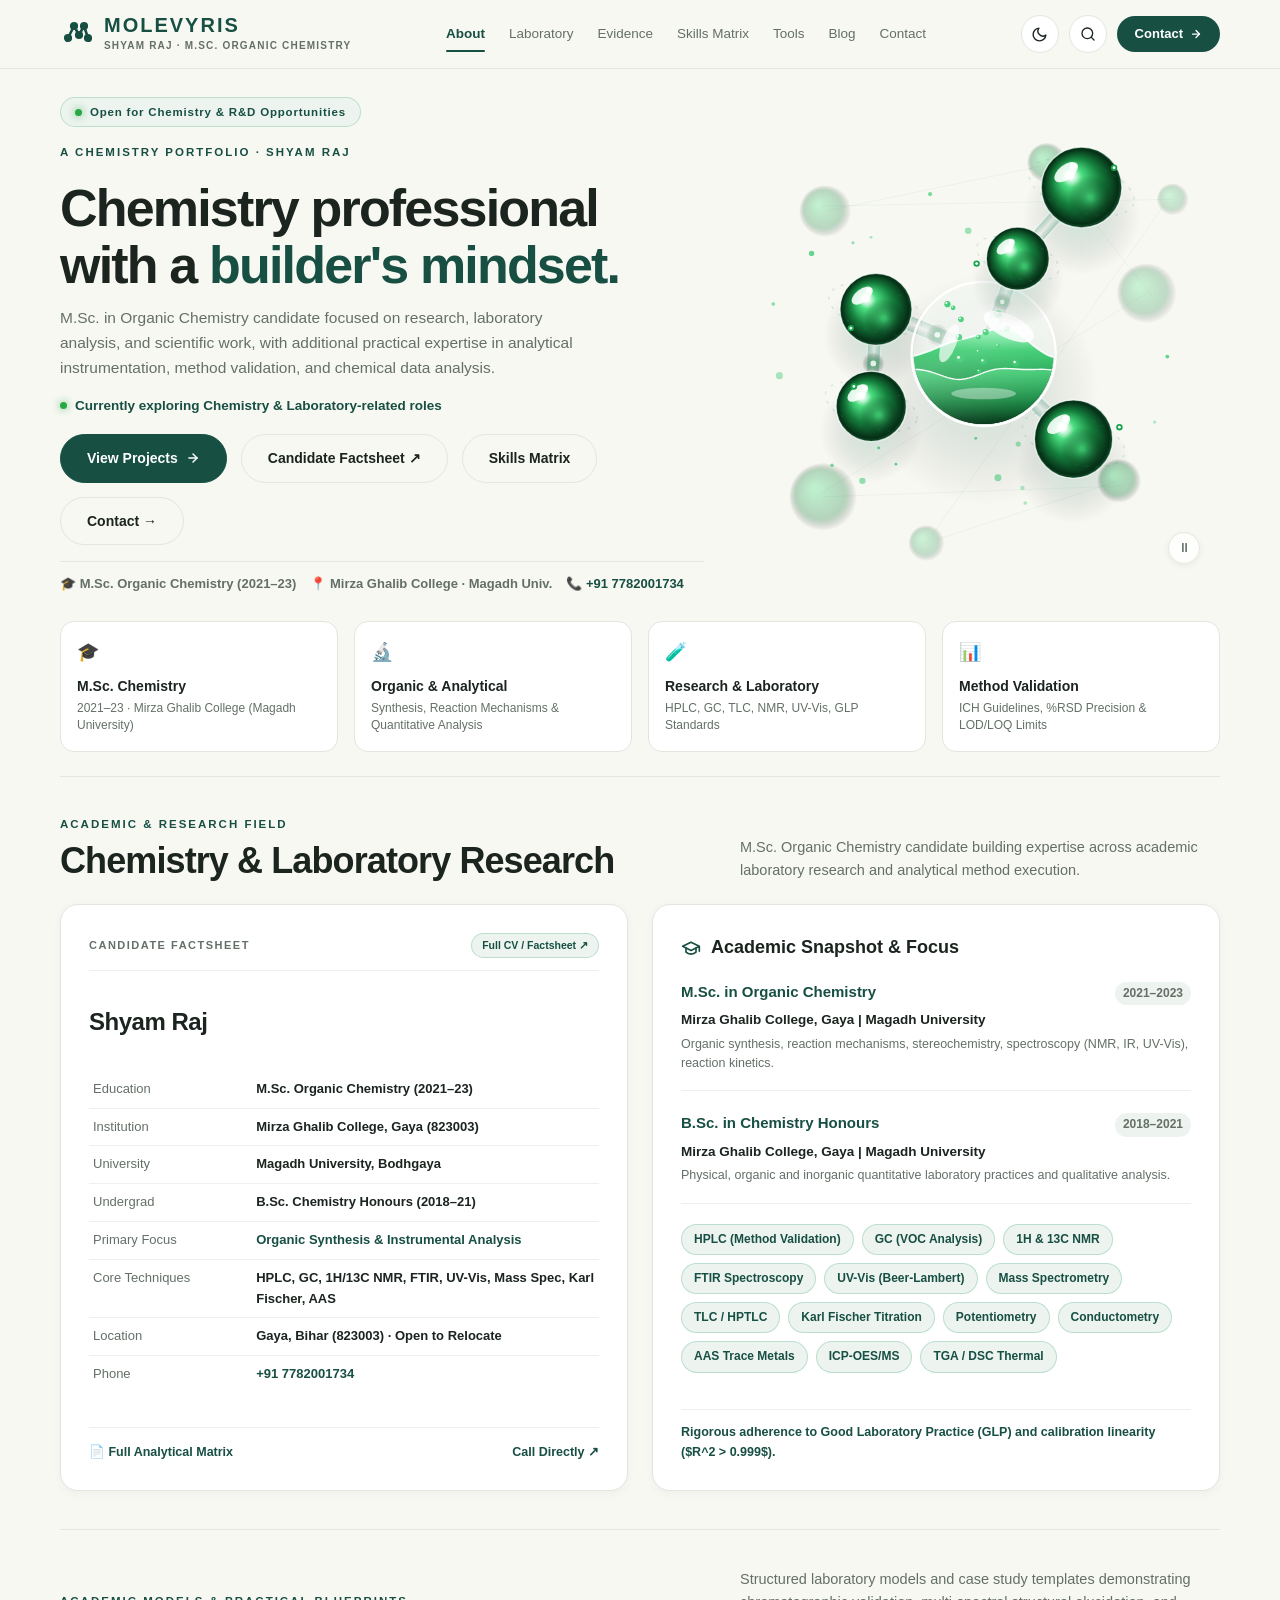
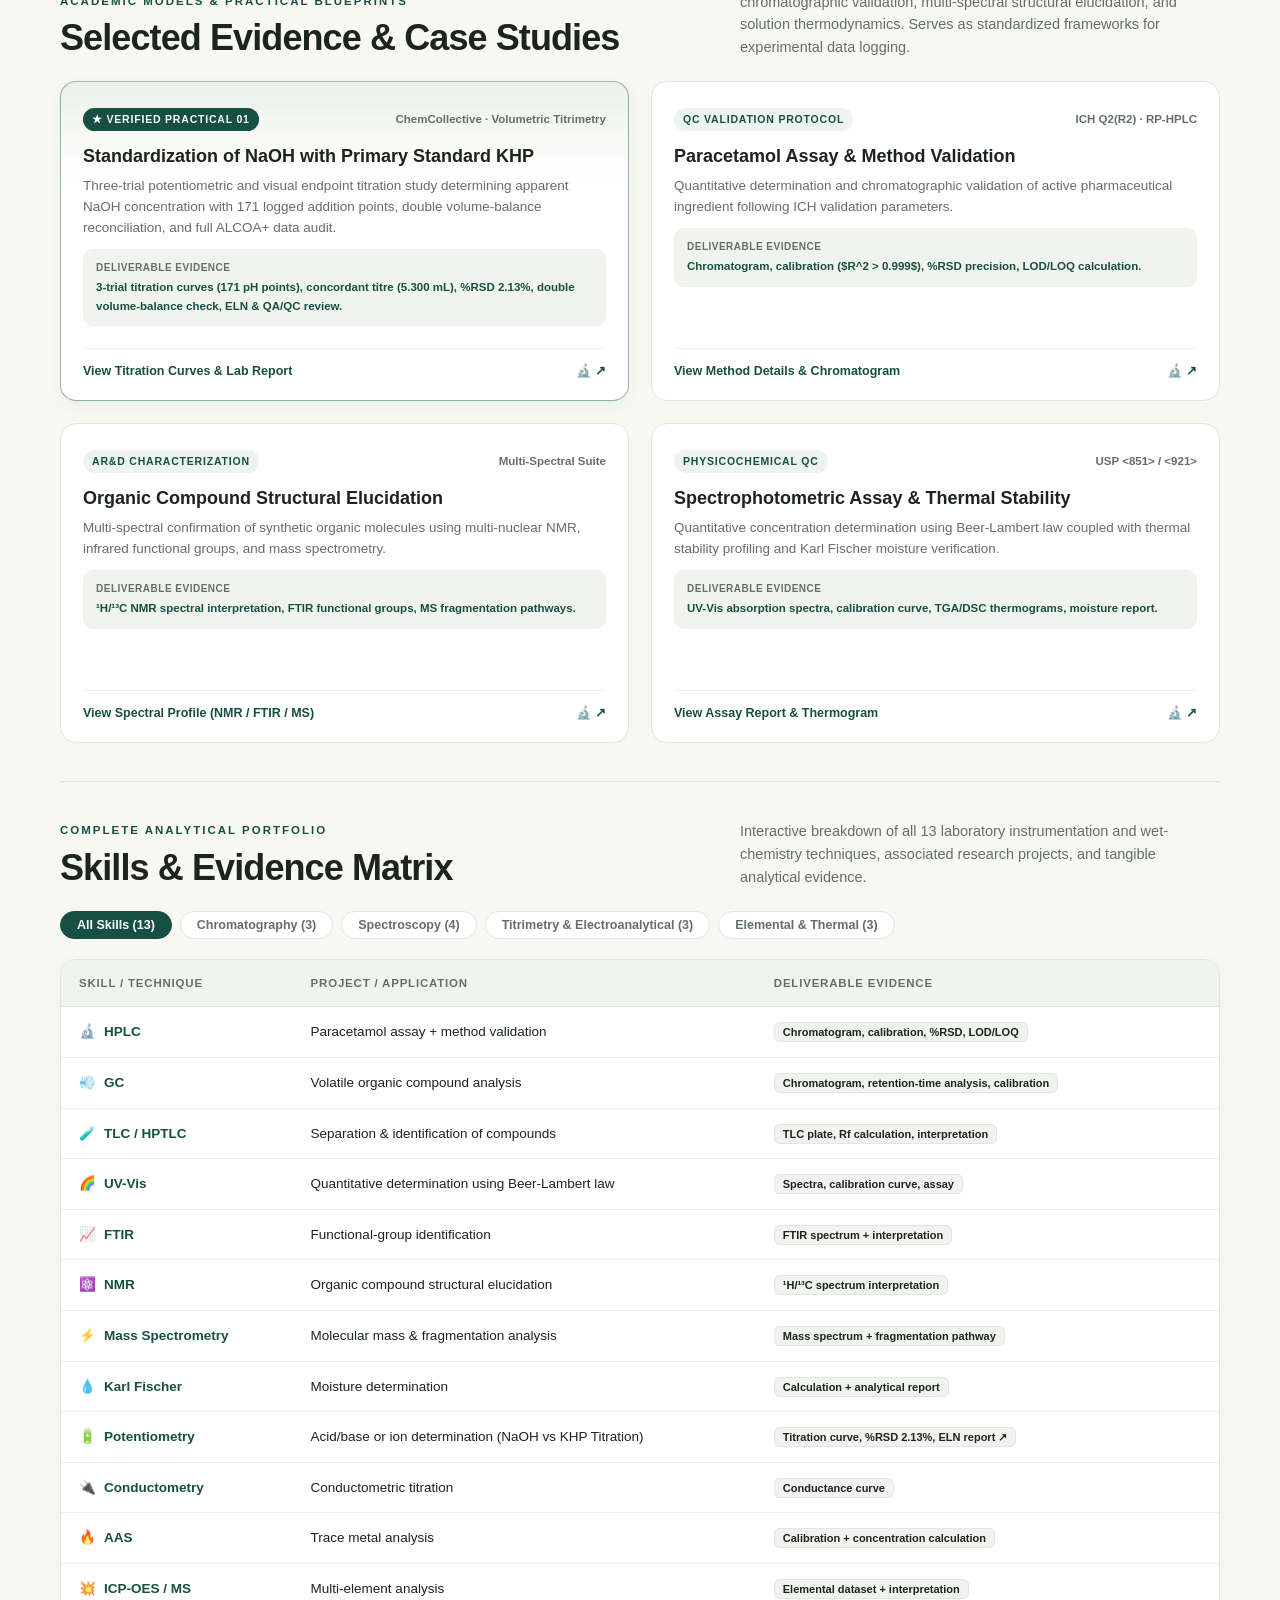
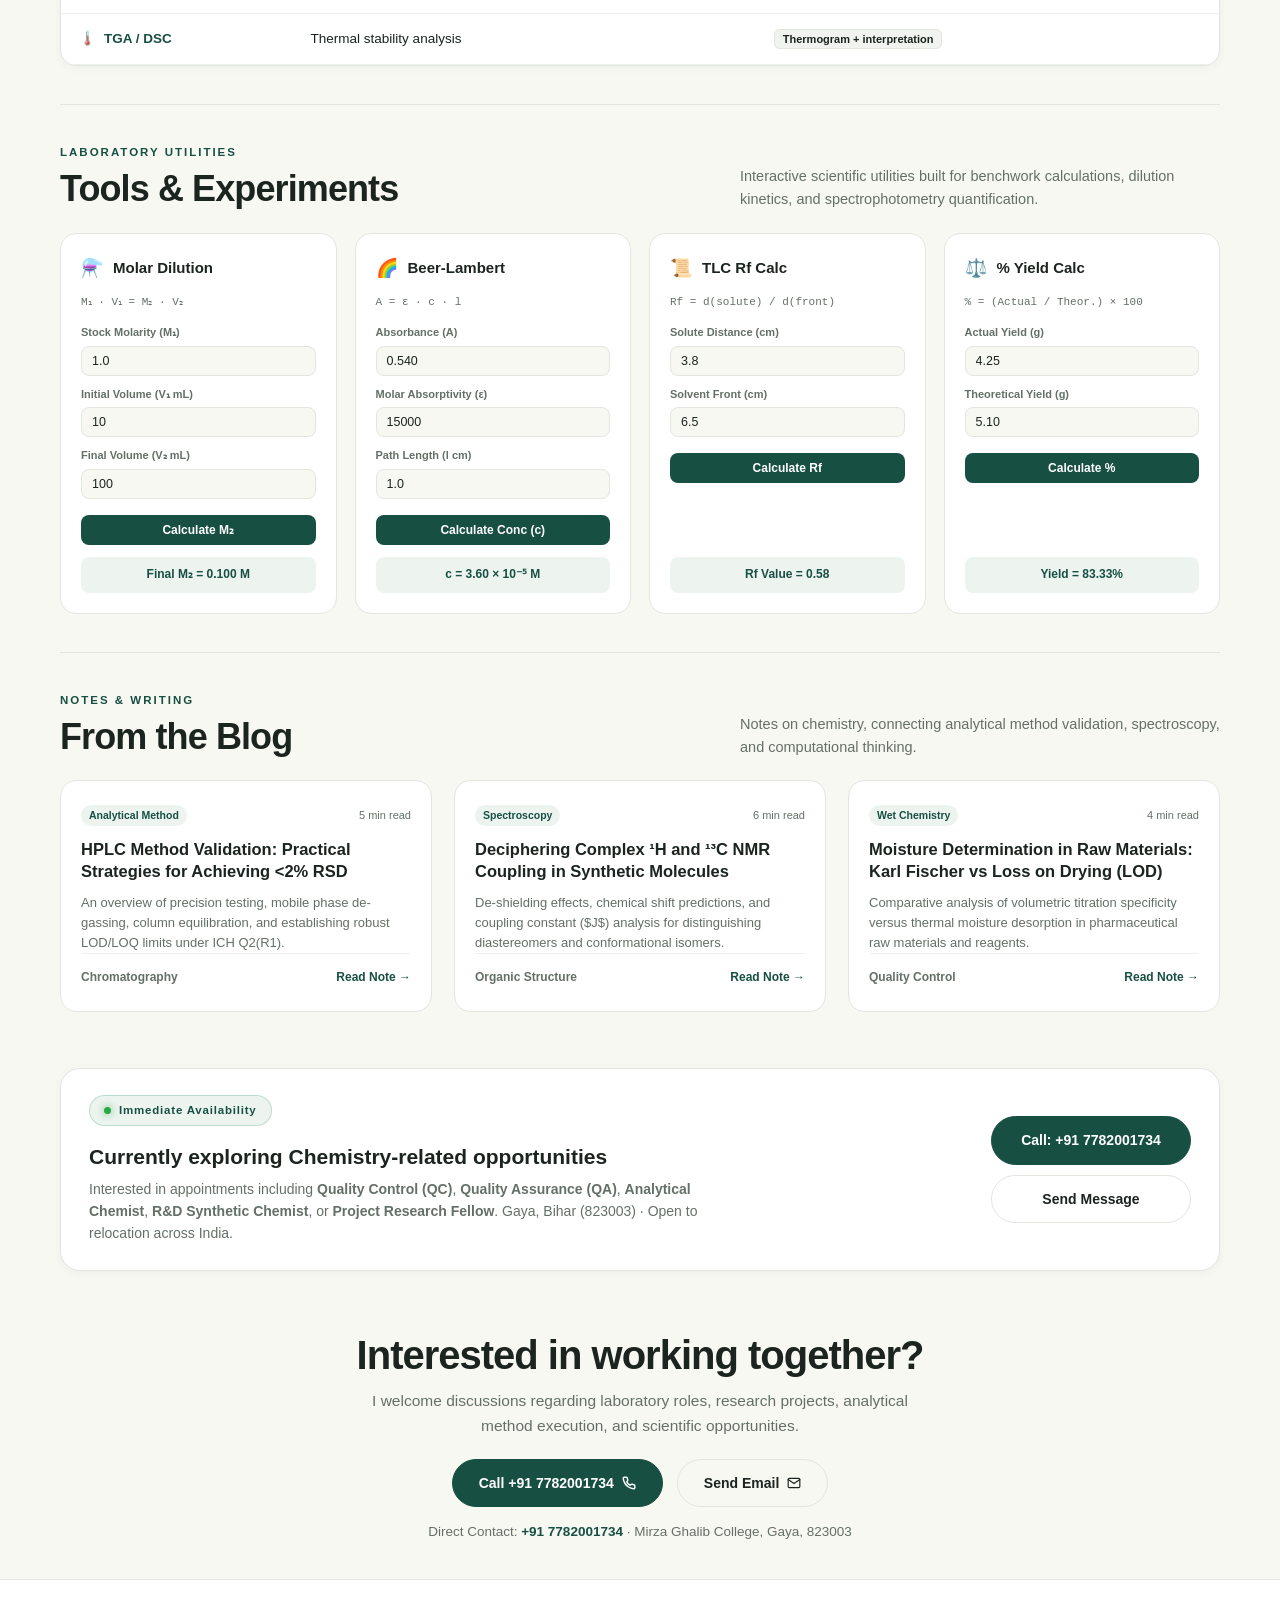
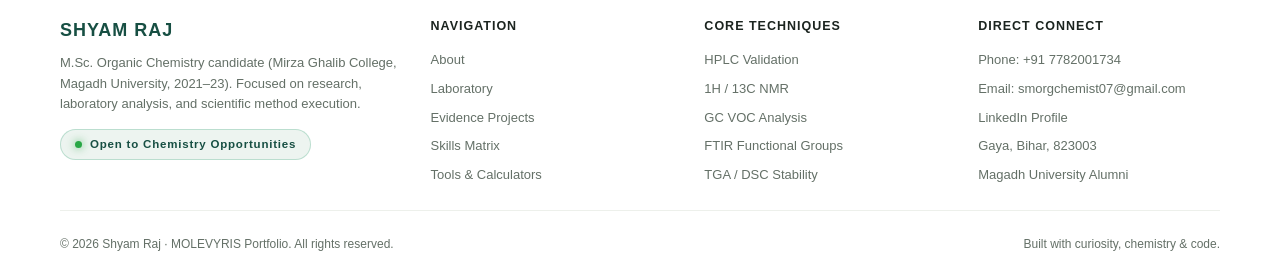
<file: index.html>
<!DOCTYPE html>
<html lang="en" data-theme="light">

<head>
  <meta charset="UTF-8">
  <meta name="viewport" content="width=device-width, initial-scale=1.0">
  <meta name="theme-color" content="#f8f8f3">
  <meta name="description"
    content="MOLEVYRIS — Portfolio of Shyam Raj, Master of Science in Organic Chemistry (Mirza Ghalib College, Magadh University). Analytical laboratory research, HPLC validation, spectroscopy (NMR, FTIR, UV-Vis, MS), and computational chemistry tools.">
  <meta name="author" content="Shyam Raj">
  <title>Shyam Raj — Chemistry Professional with a Builder's Mindset | M.Sc. Organic Chemistry</title>

  <!-- Modular Design System Stylesheets -->
  <link rel="stylesheet" href="css/variables.css">
  <link rel="stylesheet" href="css/base.css">
  <link rel="stylesheet" href="css/layout.css">
  <link rel="stylesheet" href="css/components.css">
  <link rel="stylesheet" href="css/molecule-3d.css">
  <link rel="stylesheet" href="css/evidence-modal.css">
</head>

<body>
  <!-- Header -->
  <header>
    <div class="container">
      <nav>
        <div class="brand-wrap">
          <span class="brand-mark" aria-hidden="true">
            <svg viewBox="0 0 32 32" fill="none" stroke="currentColor" stroke-width="2.6" stroke-linecap="round"
              stroke-linejoin="round">
              <circle cx="8" cy="20" r="2.8" fill="currentColor" />
              <circle cx="14" cy="8" r="2.8" fill="currentColor" />
              <line x1="8" y1="20" x2="14" y2="8" />
              <line x1="14" y1="8" x2="19" y2="17" />
              <line x1="19" y1="17" x2="24" y2="8" />
              <line x1="24" y1="8" x2="28" y2="20" />
              <circle cx="19" cy="17" r="2.8" fill="currentColor" />
              <circle cx="24" cy="8" r="2.8" fill="currentColor" />
              <circle cx="28" cy="20" r="2.8" fill="currentColor" />
            </svg>
          </span>
          <div class="brand-text">
            <a class="brand" href="#home">MOLEVYRIS</a>
            <span class="brand-tagline">Shyam Raj · M.Sc. Organic Chemistry</span>
          </div>
        </div>

        <div class="nav-links">
          <a href="#home" class="active">About</a>
          <a href="#research">Laboratory</a>
          <a href="#evidence">Evidence</a>
          <a href="#matrix">Skills Matrix</a>
          <a href="#tools">Tools</a>
          <a href="#blog">Blog</a>
          <a href="#contact">Contact</a>
        </div>

        <div class="nav-controls">
          <button type="button" class="icon-btn" id="themeToggle" aria-label="Toggle theme" title="Toggle theme">
            <svg class="sun-icon" width="18" height="18" viewBox="0 0 24 24" fill="none" stroke="currentColor"
              stroke-width="2" stroke-linecap="round" stroke-linejoin="round">
              <circle cx="12" cy="12" r="5"></circle>
              <line x1="12" y1="1" x2="12" y2="3"></line>
              <line x1="12" y1="21" x2="12" y2="23"></line>
              <line x1="4.22" y1="4.22" x2="5.64" y2="5.64"></line>
              <line x1="18.36" y1="18.36" x2="19.78" y2="19.78"></line>
              <line x1="1" y1="12" x2="3" y2="12"></line>
              <line x1="21" y1="12" x2="23" y2="12"></line>
              <line x1="4.22" y1="19.78" x2="5.64" y2="18.36"></line>
              <line x1="18.36" y1="5.64" x2="19.78" y2="4.22"></line>
            </svg>
            <svg class="moon-icon" width="17" height="17" viewBox="0 0 24 24" fill="none" stroke="currentColor"
              stroke-width="2" stroke-linecap="round" stroke-linejoin="round">
              <path d="M21 12.79A9 9 0 1 1 11.21 3 7 7 0 0 0 21 12.79z"></path>
            </svg>
          </button>

          <button type="button" class="icon-btn" id="searchBtn" aria-label="Search skills & projects" title="Search">
            <svg width="16" height="16" viewBox="0 0 24 24" fill="none" stroke="currentColor" stroke-width="2"
              stroke-linecap="round" stroke-linejoin="round">
              <circle cx="11" cy="11" r="8"></circle>
              <line x1="21" y1="21" x2="16.65" y2="16.65"></line>
            </svg>
          </button>

          <a href="#contact" class="btn-nav-action">
            <span>Contact</span>
            <svg width="12" height="12" viewBox="0 0 24 24" fill="none" stroke="currentColor" stroke-width="2.5"
              stroke-linecap="round" stroke-linejoin="round">
              <line x1="5" y1="12" x2="19" y2="12"></line>
              <polyline points="12 5 19 12 12 19"></polyline>
            </svg>
          </a>
        </div>
      </nav>
    </div>

    <!-- Search Drawer -->
    <div id="searchDrawer" class="search-drawer">
      <div class="container search-bar-inner">
        <input type="text" id="projectSearchInput" class="search-input"
          placeholder="Search skills, techniques or projects (e.g. HPLC, NMR, GC, Karl Fischer, TLC, UV-Vis)..."
          aria-label="Search skills">
        <button type="button" id="searchCloseBtn" class="search-close-btn" aria-label="Close search">✕</button>
      </div>
    </div>
  </header>

  <!-- Hero Section -->
  <main>
    <div class="container">
      <section class="hero" id="home">
        <!-- Foreground Content (Left) -->
        <div class="hero-content">
          <div class="status-pill">
            <span class="status-dot"></span>
            <span>Open for Chemistry & R&D Opportunities</span>
          </div>

          <div class="eyebrow-container">
            <p class="eyebrow">A Chemistry Portfolio · Shyam Raj</p>
          </div>

          <h1>Chemistry professional with a <span>builder's mindset.</span></h1>

          <p class="hero-bio">
            M.Sc. in Organic Chemistry candidate focused on research, laboratory analysis, and scientific work,
            with additional practical expertise in analytical instrumentation, method validation, and chemical data
            analysis.
          </p>

          <div class="hero-opportunity-line">
            <span class="status-dot"></span>
            <span>Currently exploring Chemistry & Laboratory-related roles</span>
          </div>

          <div class="actions">
            <a href="#evidence" class="button primary">
              <span>View Projects</span>
              <svg width="14" height="14" viewBox="0 0 24 24" fill="none" stroke="currentColor" stroke-width="2.5"
                stroke-linecap="round" stroke-linejoin="round">
                <line x1="5" y1="12" x2="19" y2="12"></line>
                <polyline points="12 5 19 12 12 19"></polyline>
              </svg>
            </a>
            <a href="factsheet.html" target="_blank" class="button secondary">Candidate Factsheet ↗</a>
            <a href="#matrix" class="button secondary">Skills Matrix</a>
            <a href="#contact" class="button secondary">Contact →</a>
          </div>

          <!-- Quick Identity Badge Row -->
          <div class="hero-identity-strip">
            <span>🎓 <strong>M.Sc. Organic Chemistry (2021–23)</strong></span>
            <span>📍 <strong>Mirza Ghalib College · Magadh Univ.</strong></span>
            <span>📞 <strong><a href="tel:+917782001734" class="phone-link">+91 7782001734</a></strong></span>
          </div>
        </div>

        <!-- Right Column: Creative Glass Molecule Canvas Animation -->
        <div class="hero-visual-col">
          <div class="hero-canvas-stage" id="moleculeStage"
            aria-label="Animated glass molecule discovery visualization">
            <canvas id="molecule3DCanvas" class="hero-mol-canvas"></canvas>
            <button type="button" id="molAnimToggle" class="mol-anim-toggle" aria-label="Pause animation" title="Pause animation">
              <span id="molAnimIcon">&#9208;</span>
            </button>
          </div>
        </div>
      </section>

      <!-- 4-Column Quick Metrics Strip -->
      <section class="highlights-strip">
        <div class="highlights-grid">
          <div class="highlight-card">
            <div>
              <div class="highlight-icon">🎓</div>
              <h3 class="highlight-title">M.Sc. Chemistry</h3>
              <p class="highlight-desc">2021–23 · Mirza Ghalib College (Magadh University)</p>
            </div>
          </div>
          <div class="highlight-card">
            <div>
              <div class="highlight-icon">🔬</div>
              <h3 class="highlight-title">Organic & Analytical</h3>
              <p class="highlight-desc">Synthesis, Reaction Mechanisms & Quantitative Analysis</p>
            </div>
          </div>
          <div class="highlight-card">
            <div>
              <div class="highlight-icon">🧪</div>
              <h3 class="highlight-title">Research & Laboratory</h3>
              <p class="highlight-desc">HPLC, GC, TLC, NMR, UV-Vis, GLP Standards</p>
            </div>
          </div>
          <div class="highlight-card">
            <div>
              <div class="highlight-icon">📊</div>
              <h3 class="highlight-title">Method Validation</h3>
              <p class="highlight-desc">ICH Guidelines, %RSD Precision & LOD/LOQ Limits</p>
            </div>
          </div>
        </div>
      </section>

      <!-- Section 1: Chemistry & Laboratory Research (Dual Cards) -->
      <section class="content-section" id="research">
        <div class="section-heading">
          <div>
            <p class="eyebrow">Academic & Research Field</p>
            <h2>Chemistry & Laboratory Research</h2>
          </div>
          <p class="section-intro">
            M.Sc. Organic Chemistry candidate building expertise across academic laboratory research and analytical
            method execution.
          </p>
        </div>

        <div class="dual-card-grid">
          <!-- Card 1: Candidate Factsheet Card -->
          <div class="candidate-card">
            <div class="card-top-bar">
              <span class="card-label">Candidate Factsheet</span>
              <a href="factsheet.html" target="_blank" class="card-status-badge card-factsheet-link" title="Open full printable factsheet">Full CV / Factsheet ↗</a>
            </div>

            <h3 class="card-name">Shyam Raj</h3>

            <table class="fact-table">
              <tbody>
                <tr>
                  <td class="fact-key">Education</td>
                  <td class="fact-val">M.Sc. Organic Chemistry (2021–23)</td>
                </tr>
                <tr>
                  <td class="fact-key">Institution</td>
                  <td class="fact-val">Mirza Ghalib College, Gaya (823003)</td>
                </tr>
                <tr>
                  <td class="fact-key">University</td>
                  <td class="fact-val">Magadh University, Bodhgaya</td>
                </tr>
                <tr>
                  <td class="fact-key">Undergrad</td>
                  <td class="fact-val">B.Sc. Chemistry Honours (2018–21)</td>
                </tr>
                <tr>
                  <td class="fact-key">Primary Focus</td>
                  <td class="fact-val"><strong>Organic Synthesis & Instrumental Analysis</strong></td>
                </tr>
                <tr>
                  <td class="fact-key">Core Techniques</td>
                  <td class="fact-val">HPLC, GC, 1H/13C NMR, FTIR, UV-Vis, Mass Spec, Karl Fischer, AAS</td>
                </tr>
                <tr>
                  <td class="fact-key">Location</td>
                  <td class="fact-val">Gaya, Bihar (823003) · Open to Relocate</td>
                </tr>
                <tr>
                  <td class="fact-key">Phone</td>
                  <td class="fact-val"><strong>+91 7782001734</strong></td>
                </tr>
              </tbody>
            </table>

            <div class="fact-card-actions">
              <a href="#matrix">
                <span>📄 Full Analytical Matrix</span>
              </a>
              <a href="tel:+917782001734">Call Directly ↗</a>
            </div>
          </div>

          <!-- Card 2: Academic Snapshot & Laboratory Focus -->
          <div class="detail-card">
            <div>
              <div class="detail-card-header">
                <svg width="20" height="20" viewBox="0 0 24 24" fill="none" stroke="currentColor" stroke-width="2"
                  stroke-linecap="round" stroke-linejoin="round">
                  <path d="M22 10v6M2 10l10-5 10 5-10 5z"></path>
                  <path d="M6 12v5c3 3 9 3 12 0v-5"></path>
                </svg>
                <h3 class="detail-card-title">Academic Snapshot & Focus</h3>
              </div>

              <div class="edu-timeline-item">
                <div class="edu-degree">
                  <span>M.Sc. in Organic Chemistry</span>
                  <span class="edu-year">2021–2023</span>
                </div>
                <div class="edu-institution">Mirza Ghalib College, Gaya | Magadh University</div>
                <p class="edu-sub">
                  Organic synthesis, reaction mechanisms, stereochemistry, spectroscopy (NMR, IR, UV-Vis), reaction
                  kinetics.
                </p>
              </div>

              <div class="edu-timeline-item">
                <div class="edu-degree">
                  <span>B.Sc. in Chemistry Honours</span>
                  <span class="edu-year">2018–2021</span>
                </div>
                <div class="edu-institution">Mirza Ghalib College, Gaya | Magadh University</div>
                <p class="edu-sub">
                  Physical, organic and inorganic quantitative laboratory practices and qualitative analysis.
                </p>
              </div>

              <div class="skills-cloud">
                <span class="skill-chip">HPLC (Method Validation)</span>
                <span class="skill-chip">GC (VOC Analysis)</span>
                <span class="skill-chip">1H & 13C NMR</span>
                <span class="skill-chip">FTIR Spectroscopy</span>
                <span class="skill-chip">UV-Vis (Beer-Lambert)</span>
                <span class="skill-chip">Mass Spectrometry</span>
                <span class="skill-chip">TLC / HPTLC</span>
                <span class="skill-chip">Karl Fischer Titration</span>
                <span class="skill-chip">Potentiometry</span>
                <span class="skill-chip">Conductometry</span>
                <span class="skill-chip">AAS Trace Metals</span>
                <span class="skill-chip">ICP-OES/MS</span>
                <span class="skill-chip">TGA / DSC Thermal</span>
              </div>
            </div>

            <div class="glp-footer-note">
              Rigorous adherence to Good Laboratory Practice (GLP) and calibration linearity ($R^2 &gt; 0.999$).
            </div>
          </div>
        </div>
      </section>

      <!-- Section 2: Selected Evidence (Projects Showcase) -->
      <section class="content-section" id="evidence">
        <div class="section-heading">
          <div>
            <p class="eyebrow">Academic Models &amp; Practical Blueprints</p>
            <h2>Selected Evidence &amp; Case Studies</h2>
          </div>
          <p class="section-intro">
            Structured laboratory models and case study templates demonstrating chromatographic validation, multi-spectral structural elucidation,
            and solution thermodynamics. Serves as standardized frameworks for experimental data logging.
          </p>
        </div>

        <div class="project-grid">
          <!-- Project 1: Primary Standard KHP Titration (Verified Student Practical) -->
          <article class="project project-featured" data-title="KHP NaOH Standardization Acid Base Titration ChemCollective Potentiometry">
            <div>
              <div class="project-tag-row">
                <span class="project-badge" style="background: var(--green); color: #ffffff;">&#9733; Verified Practical 01</span>
                <span class="project-year">ChemCollective &middot; Volumetric Titrimetry</span>
              </div>
              <h3>Standardization of NaOH with Primary Standard KHP</h3>
              <p>
                Three-trial potentiometric and visual endpoint titration study determining apparent NaOH concentration with 171 logged addition points, double volume-balance reconciliation, and full ALCOA+ data audit.
              </p>
              <div class="project-evidence-box">
                <span>Deliverable Evidence</span>
                3-trial titration curves (171 pH points), concordant titre (5.300 mL), %RSD 2.13%, double volume-balance check, ELN &amp; QA/QC review.
              </div>
            </div>
            <button type="button" class="project-action open-evidence-btn" data-project-id="khp-standardization">
              <span>View Titration Curves &amp; Lab Report</span>
              <span>&#128300; &#8599;</span>
            </button>
          </article>

          <!-- Project 2: HPLC Paracetamol Assay -->
          <article class="project" data-title="HPLC Paracetamol Assay Method Validation Chromatogram">
            <div>
              <div class="project-tag-row">
                <span class="project-badge">QC Validation Protocol</span>
                <span class="project-year">ICH Q2(R2) &middot; RP-HPLC</span>
              </div>
              <h3>Paracetamol Assay &amp; Method Validation</h3>
              <p>
                Quantitative determination and chromatographic validation of active pharmaceutical ingredient following
                ICH validation parameters.
              </p>
              <div class="project-evidence-box">
                <span>Deliverable Evidence</span>
                Chromatogram, calibration ($R^2 &gt; 0.999$), %RSD precision, LOD/LOQ calculation.
              </div>
            </div>
            <button type="button" class="project-action open-evidence-btn" data-project-id="hplc-assay">
              <span>View Method Details &amp; Chromatogram</span>
              <span>&#128300; &#8599;</span>
            </button>
          </article>

          <!-- Project 2: Organic Structural Elucidation -->
          <article class="project" data-title="NMR FTIR Mass Spectrometry Organic Structure Elucidation">
            <div>
              <div class="project-tag-row">
                <span class="project-badge">AR&amp;D Characterization</span>
                <span class="project-year">Multi-Spectral Suite</span>
              </div>
              <h3>Organic Compound Structural Elucidation</h3>
              <p>
                Multi-spectral confirmation of synthetic organic molecules using multi-nuclear NMR, infrared functional
                groups, and mass spectrometry.
              </p>
              <div class="project-evidence-box">
                <span>Deliverable Evidence</span>
                ¹H/¹³C NMR spectral interpretation, FTIR functional groups, MS fragmentation pathways.
              </div>
            </div>
            <button type="button" class="project-action open-evidence-btn" data-project-id="organic-elucidation">
              <span>View Spectral Profile (NMR / FTIR / MS)</span>
              <span>&#128300; &#8599;</span>
            </button>
          </article>

          <!-- Project 3: UV-Vis & Thermal Analysis -->
          <article class="project" data-title="UV-Vis Beer Lambert Law TGA DSC Thermal Analysis Karl Fischer">
            <div>
              <div class="project-tag-row">
                <span class="project-badge">Physicochemical QC</span>
                <span class="project-year">USP &lt;851&gt; / &lt;921&gt;</span>
              </div>
              <h3>Spectrophotometric Assay &amp; Thermal Stability</h3>
              <p>
                Quantitative concentration determination using Beer-Lambert law coupled with thermal stability profiling
                and Karl Fischer moisture verification.
              </p>
              <div class="project-evidence-box">
                <span>Deliverable Evidence</span>
                UV-Vis absorption spectra, calibration curve, TGA/DSC thermograms, moisture report.
              </div>
            </div>
            <button type="button" class="project-action open-evidence-btn" data-project-id="uv-thermal">
              <span>View Assay Report &amp; Thermogram</span>
              <span>&#128300; &#8599;</span>
            </button>
          </article>
        </div>
      </section>

      <!-- Section 3: Interactive Skills & Analytical Matrix (Full 13 Skills Table) -->
      <section class="content-section" id="matrix">
        <div class="section-heading">
          <div>
            <p class="eyebrow">Complete Analytical Portfolio</p>
            <h2>Skills & Evidence Matrix</h2>
          </div>
          <p class="section-intro">
            Interactive breakdown of all 13 laboratory instrumentation and wet-chemistry techniques, associated research
            projects, and tangible analytical evidence.
          </p>
        </div>

        <div class="matrix-filters">
          <button type="button" class="filter-btn active" data-filter="all">All Skills (13)</button>
          <button type="button" class="filter-btn" data-filter="chromatography">Chromatography (3)</button>
          <button type="button" class="filter-btn" data-filter="spectroscopy">Spectroscopy (4)</button>
          <button type="button" class="filter-btn" data-filter="titrimetry">Titrimetry &amp; Electroanalytical
            (3)</button>
          <button type="button" class="filter-btn" data-filter="thermal">Elemental &amp; Thermal (3)</button>
        </div>

        <div class="matrix-table-wrap">
          <table class="matrix-table">
            <thead>
              <tr>
                <th class="col-skill">Skill / Technique</th>
                <th class="col-project">Project / Application</th>
                <th class="col-evidence">Deliverable Evidence</th>
              </tr>
            </thead>
            <tbody id="matrixTableBody">
              <tr data-cat="chromatography">
                <td>
                  <div class="skill-name-cell">
                    <span>🔬</span>
                    <span>HPLC</span>
                  </div>
                </td>
                <td>Paracetamol assay + method validation</td>
                <td><span class="evidence-badge-tag">Chromatogram, calibration, %RSD, LOD/LOQ</span></td>
              </tr>
              <tr data-cat="chromatography">
                <td>
                  <div class="skill-name-cell">
                    <span>💨</span>
                    <span>GC</span>
                  </div>
                </td>
                <td>Volatile organic compound analysis</td>
                <td><span class="evidence-badge-tag">Chromatogram, retention-time analysis, calibration</span></td>
              </tr>
              <tr data-cat="chromatography">
                <td>
                  <div class="skill-name-cell">
                    <span>🧪</span>
                    <span>TLC / HPTLC</span>
                  </div>
                </td>
                <td>Separation & identification of compounds</td>
                <td><span class="evidence-badge-tag">TLC plate, Rf calculation, interpretation</span></td>
              </tr>
              <tr data-cat="spectroscopy">
                <td>
                  <div class="skill-name-cell">
                    <span>🌈</span>
                    <span>UV-Vis</span>
                  </div>
                </td>
                <td>Quantitative determination using Beer-Lambert law</td>
                <td><span class="evidence-badge-tag">Spectra, calibration curve, assay</span></td>
              </tr>
              <tr data-cat="spectroscopy">
                <td>
                  <div class="skill-name-cell">
                    <span>📈</span>
                    <span>FTIR</span>
                  </div>
                </td>
                <td>Functional-group identification</td>
                <td><span class="evidence-badge-tag">FTIR spectrum + interpretation</span></td>
              </tr>
              <tr data-cat="spectroscopy">
                <td>
                  <div class="skill-name-cell">
                    <span>⚛️</span>
                    <span>NMR</span>
                  </div>
                </td>
                <td>Organic compound structural elucidation</td>
                <td><span class="evidence-badge-tag">¹H/¹³C spectrum interpretation</span></td>
              </tr>
              <tr data-cat="spectroscopy">
                <td>
                  <div class="skill-name-cell">
                    <span>⚡</span>
                    <span>Mass Spectrometry</span>
                  </div>
                </td>
                <td>Molecular mass & fragmentation analysis</td>
                <td><span class="evidence-badge-tag">Mass spectrum + fragmentation pathway</span></td>
              </tr>
              <tr data-cat="titrimetry">
                <td>
                  <div class="skill-name-cell">
                    <span>💧</span>
                    <span>Karl Fischer</span>
                  </div>
                </td>
                <td>Moisture determination</td>
                <td><span class="evidence-badge-tag">Calculation + analytical report</span></td>
              </tr>
              <tr data-cat="titrimetry" class="matrix-clickable-row open-evidence-btn" data-project-id="khp-standardization" style="cursor: pointer;" title="Click to view verified KHP-NaOH Titration study">
                <td>
                  <div class="skill-name-cell">
                    <span>🔋</span>
                    <span>Potentiometry</span>
                  </div>
                </td>
                <td>Acid/base or ion determination (NaOH vs KHP Titration)</td>
                <td><span class="evidence-badge-tag">Titration curve, %RSD 2.13%, ELN report &#8599;</span></td>
              </tr>
              <tr data-cat="titrimetry">
                <td>
                  <div class="skill-name-cell">
                    <span>🔌</span>
                    <span>Conductometry</span>
                  </div>
                </td>
                <td>Conductometric titration</td>
                <td><span class="evidence-badge-tag">Conductance curve</span></td>
              </tr>
              <tr data-cat="thermal">
                <td>
                  <div class="skill-name-cell">
                    <span>🔥</span>
                    <span>AAS</span>
                  </div>
                </td>
                <td>Trace metal analysis</td>
                <td><span class="evidence-badge-tag">Calibration + concentration calculation</span></td>
              </tr>
              <tr data-cat="thermal">
                <td>
                  <div class="skill-name-cell">
                    <span>💥</span>
                    <span>ICP-OES / MS</span>
                  </div>
                </td>
                <td>Multi-element analysis</td>
                <td><span class="evidence-badge-tag">Elemental dataset + interpretation</span></td>
              </tr>
              <tr data-cat="thermal">
                <td>
                  <div class="skill-name-cell">
                    <span>🌡️</span>
                    <span>TGA / DSC</span>
                  </div>
                </td>
                <td>Thermal stability analysis</td>
                <td><span class="evidence-badge-tag">Thermogram + interpretation</span></td>
              </tr>
            </tbody>
          </table>
        </div>
      </section>

      <!-- Section 4: Tools & Experiments (4 Working Live Interactive Calculators) -->
      <section class="content-section" id="tools">
        <div class="section-heading">
          <div>
            <p class="eyebrow">Laboratory Utilities</p>
            <h2>Tools & Experiments</h2>
          </div>
          <p class="section-intro">
            Interactive scientific utilities built for benchwork calculations, dilution kinetics, and spectrophotometry
            quantification.
          </p>
        </div>

        <div class="tools-grid">
          <!-- Tool 1: Molar Dilution Calculator -->
          <div class="tool-card">
            <div>
              <div class="tool-header">
                <span class="tool-icon">⚗️</span>
                <h3 class="tool-title">Molar Dilution</h3>
              </div>
              <p class="tool-formula">M₁ · V₁ = M₂ · V₂</p>
              <div class="tool-input-group">
                <label class="tool-input-label" for="m1">Stock Molarity (M₁)</label>
                <input type="number" id="m1" class="tool-input" value="1.0" step="0.1">
              </div>
              <div class="tool-input-group">
                <label class="tool-input-label" for="v1">Initial Volume (V₁ mL)</label>
                <input type="number" id="v1" class="tool-input" value="10" step="1">
              </div>
              <div class="tool-input-group">
                <label class="tool-input-label" for="v2">Final Volume (V₂ mL)</label>
                <input type="number" id="v2" class="tool-input" value="100" step="1">
              </div>
              <button type="button" class="calc-btn" id="btnCalcDilution">Calculate M₂</button>
            </div>
            <div class="tool-result" id="resDilution">Final M₂ = 0.100 M</div>
          </div>

          <!-- Tool 2: Beer-Lambert Law Calculator -->
          <div class="tool-card">
            <div>
              <div class="tool-header">
                <span class="tool-icon">🌈</span>
                <h3 class="tool-title">Beer-Lambert</h3>
              </div>
              <p class="tool-formula">A = ε · c · l</p>
              <div class="tool-input-group">
                <label class="tool-input-label" for="blA">Absorbance (A)</label>
                <input type="number" id="blA" class="tool-input" value="0.540" step="0.01">
              </div>
              <div class="tool-input-group">
                <label class="tool-input-label" for="blE">Molar Absorptivity (ε)</label>
                <input type="number" id="blE" class="tool-input" value="15000" step="100">
              </div>
              <div class="tool-input-group">
                <label class="tool-input-label" for="blL">Path Length (l cm)</label>
                <input type="number" id="blL" class="tool-input" value="1.0" step="0.1">
              </div>
              <button type="button" class="calc-btn" id="btnCalcBeer">Calculate Conc (c)</button>
            </div>
            <div class="tool-result" id="resBeer">c = 3.60 × 10⁻⁵ M</div>
          </div>

          <!-- Tool 3: Rf Retention Factor Calculator -->
          <div class="tool-card">
            <div>
              <div class="tool-header">
                <span class="tool-icon">📜</span>
                <h3 class="tool-title">TLC Rf Calc</h3>
              </div>
              <p class="tool-formula">Rf = d(solute) / d(front)</p>
              <div class="tool-input-group">
                <label class="tool-input-label" for="rfSolute">Solute Distance (cm)</label>
                <input type="number" id="rfSolute" class="tool-input" value="3.8" step="0.1">
              </div>
              <div class="tool-input-group">
                <label class="tool-input-label" for="rfFront">Solvent Front (cm)</label>
                <input type="number" id="rfFront" class="tool-input" value="6.5" step="0.1">
              </div>
              <button type="button" class="calc-btn" id="btnCalcRf">Calculate Rf</button>
            </div>
            <div class="tool-result" id="resRf">Rf Value = 0.58</div>
          </div>

          <!-- Tool 4: Chemical % Yield Calculator -->
          <div class="tool-card">
            <div>
              <div class="tool-header">
                <span class="tool-icon">⚖️</span>
                <h3 class="tool-title">% Yield Calc</h3>
              </div>
              <p class="tool-formula">% = (Actual / Theor.) × 100</p>
              <div class="tool-input-group">
                <label class="tool-input-label" for="ydAct">Actual Yield (g)</label>
                <input type="number" id="ydAct" class="tool-input" value="4.25" step="0.01">
              </div>
              <div class="tool-input-group">
                <label class="tool-input-label" for="ydTheor">Theoretical Yield (g)</label>
                <input type="number" id="ydTheor" class="tool-input" value="5.10" step="0.01">
              </div>
              <button type="button" class="calc-btn" id="btnCalcYield">Calculate %</button>
            </div>
            <div class="tool-result" id="resYield">Yield = 83.33%</div>
          </div>
        </div>
      </section>

      <!-- Section 5: From the Blog -->
      <section class="content-section" id="blog">
        <div class="section-heading">
          <div>
            <p class="eyebrow">Notes & Writing</p>
            <h2>From the Blog</h2>
          </div>
          <p class="section-intro">
            Notes on chemistry, connecting analytical method validation, spectroscopy, and computational thinking.
          </p>
        </div>

        <div class="blog-grid">
          <div class="blog-card">
            <div>
              <div class="blog-tag-row">
                <span class="blog-cat">Analytical Method</span>
                <span class="blog-read-time">5 min read</span>
              </div>
              <h3>HPLC Method Validation: Practical Strategies for Achieving &lt;2% RSD</h3>
              <p>
                An overview of precision testing, mobile phase de-gassing, column equilibration, and establishing robust
                LOD/LOQ limits under ICH Q2(R1).
              </p>
            </div>
            <div class="blog-bottom-row">
              <span>Chromatography</span>
              <a href="#contact">Read Note →</a>
            </div>
          </div>

          <div class="blog-card">
            <div>
              <div class="blog-tag-row">
                <span class="blog-cat">Spectroscopy</span>
                <span class="blog-read-time">6 min read</span>
              </div>
              <h3>Deciphering Complex ¹H and ¹³C NMR Coupling in Synthetic Molecules</h3>
              <p>
                De-shielding effects, chemical shift predictions, and coupling constant ($J$) analysis for
                distinguishing diastereomers and conformational isomers.
              </p>
            </div>
            <div class="blog-bottom-row">
              <span>Organic Structure</span>
              <a href="#contact">Read Note →</a>
            </div>
          </div>

          <div class="blog-card">
            <div>
              <div class="blog-tag-row">
                <span class="blog-cat">Wet Chemistry</span>
                <span class="blog-read-time">4 min read</span>
              </div>
              <h3>Moisture Determination in Raw Materials: Karl Fischer vs Loss on Drying (LOD)</h3>
              <p>
                Comparative analysis of volumetric titration specificity versus thermal moisture desorption in
                pharmaceutical raw materials and reagents.
              </p>
            </div>
            <div class="blog-bottom-row">
              <span>Quality Control</span>
              <a href="#contact">Read Note →</a>
            </div>
          </div>
        </div>
      </section>

      <!-- Section 6: Opportunity Banner -->
      <div class="opportunity-banner">
        <div class="opp-text">
          <div class="status-pill">
            <span class="status-dot"></span>
            <span>Immediate Availability</span>
          </div>
          <h3>Currently exploring Chemistry-related opportunities</h3>
          <p>
            Interested in appointments including <strong>Quality Control (QC)</strong>, <strong>Quality Assurance
              (QA)</strong>,
            <strong>Analytical Chemist</strong>, <strong>R&D Synthetic Chemist</strong>, or <strong>Project Research
              Fellow</strong>.
            Gaya, Bihar (823003) · Open to relocation across India.
          </p>
        </div>
        <div class="opp-actions">
          <a href="tel:+917782001734" class="button primary">Call: +91 7782001734</a>
          <a href="#contact" class="button secondary">Send Message</a>
        </div>
      </div>

      <!-- Section 7: Interested in working together? -->
      <section class="contact-cta-section" id="contact">
        <h2>Interested in working together?</h2>
        <p>
          I welcome discussions regarding laboratory roles, research projects, analytical method execution, and
          scientific opportunities.
        </p>
        <div class="contact-btns">
          <a href="tel:+917782001734" class="button primary">
            <span>Call +91 7782001734</span>
            <svg width="14" height="14" viewBox="0 0 24 24" fill="none" stroke="currentColor" stroke-width="2.5"
              stroke-linecap="round" stroke-linejoin="round">
              <path
                d="M22 16.92v3a2 2 0 0 1-2.18 2 19.79 19.79 0 0 1-8.63-3.07 19.5 19.5 0 0 1-6-6 19.79 19.79 0 0 1-3.07-8.67A2 2 0 0 1 4.11 2h3a2 2 0 0 1 2 1.72 12.84 12.84 0 0 0 .7 2.81 2 2 0 0 1-.45 2.11L8.09 9.91a16 16 0 0 0 6 6l1.27-1.27a2 2 0 0 1 2.11-.45 12.84 12.84 0 0 0 2.81.7A2 2 0 0 1 22 16.92z">
              </path>
            </svg>
          </a>
          <a href="mailto:smorgchemist07@gmail.com" class="button secondary">
            <span>Send Email</span>
            <svg width="14" height="14" viewBox="0 0 24 24" fill="none" stroke="currentColor" stroke-width="2"
              stroke-linecap="round" stroke-linejoin="round">
              <path d="M4 4h16c1.1 0 2 .9 2 2v12c0 1.1-.9 2-2 2H4c-1.1 0-2-.9-2-2V6c0-1.1.9-2 2-2z"></path>
              <polyline points="22,6 12,13 2,6"></polyline>
            </svg>
          </a>
        </div>
        <div class="contact-direct-phone">
          Direct Contact: <strong>+91 7782001734</strong> · Mirza Ghalib College, Gaya, 823003
        </div>
      </section>
    </div>
  </main>

  <!-- Footer -->
  <footer>
    <div class="container">
      <div class="footer-grid">
        <div>
          <div class="footer-brand-title">SHYAM RAJ</div>
          <p class="footer-bio">
            M.Sc. Organic Chemistry candidate (Mirza Ghalib College, Magadh University, 2021–23). Focused on research,
            laboratory analysis, and scientific method execution.
          </p>
          <div class="status-pill footer-status-pill">
            <span class="status-dot"></span>
            <span>Open to Chemistry Opportunities</span>
          </div>
        </div>

        <div class="footer-col">
          <h4>Navigation</h4>
          <ul>
            <li><a href="#home">About</a></li>
            <li><a href="#research">Laboratory</a></li>
            <li><a href="#evidence">Evidence Projects</a></li>
            <li><a href="#matrix">Skills Matrix</a></li>
            <li><a href="#tools">Tools & Calculators</a></li>
          </ul>
        </div>

        <div class="footer-col">
          <h4>Core Techniques</h4>
          <ul>
            <li><a href="#matrix">HPLC Validation</a></li>
            <li><a href="#matrix">1H / 13C NMR</a></li>
            <li><a href="#matrix">GC VOC Analysis</a></li>
            <li><a href="#matrix">FTIR Functional Groups</a></li>
            <li><a href="#matrix">TGA / DSC Stability</a></li>
          </ul>
        </div>

        <div class="footer-col">
          <h4>Direct Connect</h4>
          <ul>
            <li><a href="tel:+917782001734">Phone: +91 7782001734</a></li>
            <li><a href="mailto:smorgchemist07@gmail.com">Email: smorgchemist07@gmail.com</a></li>
            <li><a href="https://www.linkedin.com/in/shyam-raj-135770271/" target="_blank" rel="noopener noreferrer">LinkedIn Profile</a></li>
            <li><span>Gaya, Bihar, 823003</span></li>
            <li><span>Magadh University Alumni</span></li>
          </ul>
        </div>
      </div>

      <div class="footer-bottom">
        <span>© 2026 Shyam Raj · MOLEVYRIS Portfolio. All rights reserved.</span>
        <span>Built with curiosity, chemistry & code.</span>
      </div>
    </div>
  </footer>


  <!-- Modular JavaScript Engines -->
  <script src="js/theme.js"></script>
  <script src="js/search.js"></script>
  <script src="js/calculators.js"></script>
  <script src="js/molecule-3d.js"></script>
  <script src="js/evidence-modal.js"></script>
</body>

</html>
</file>
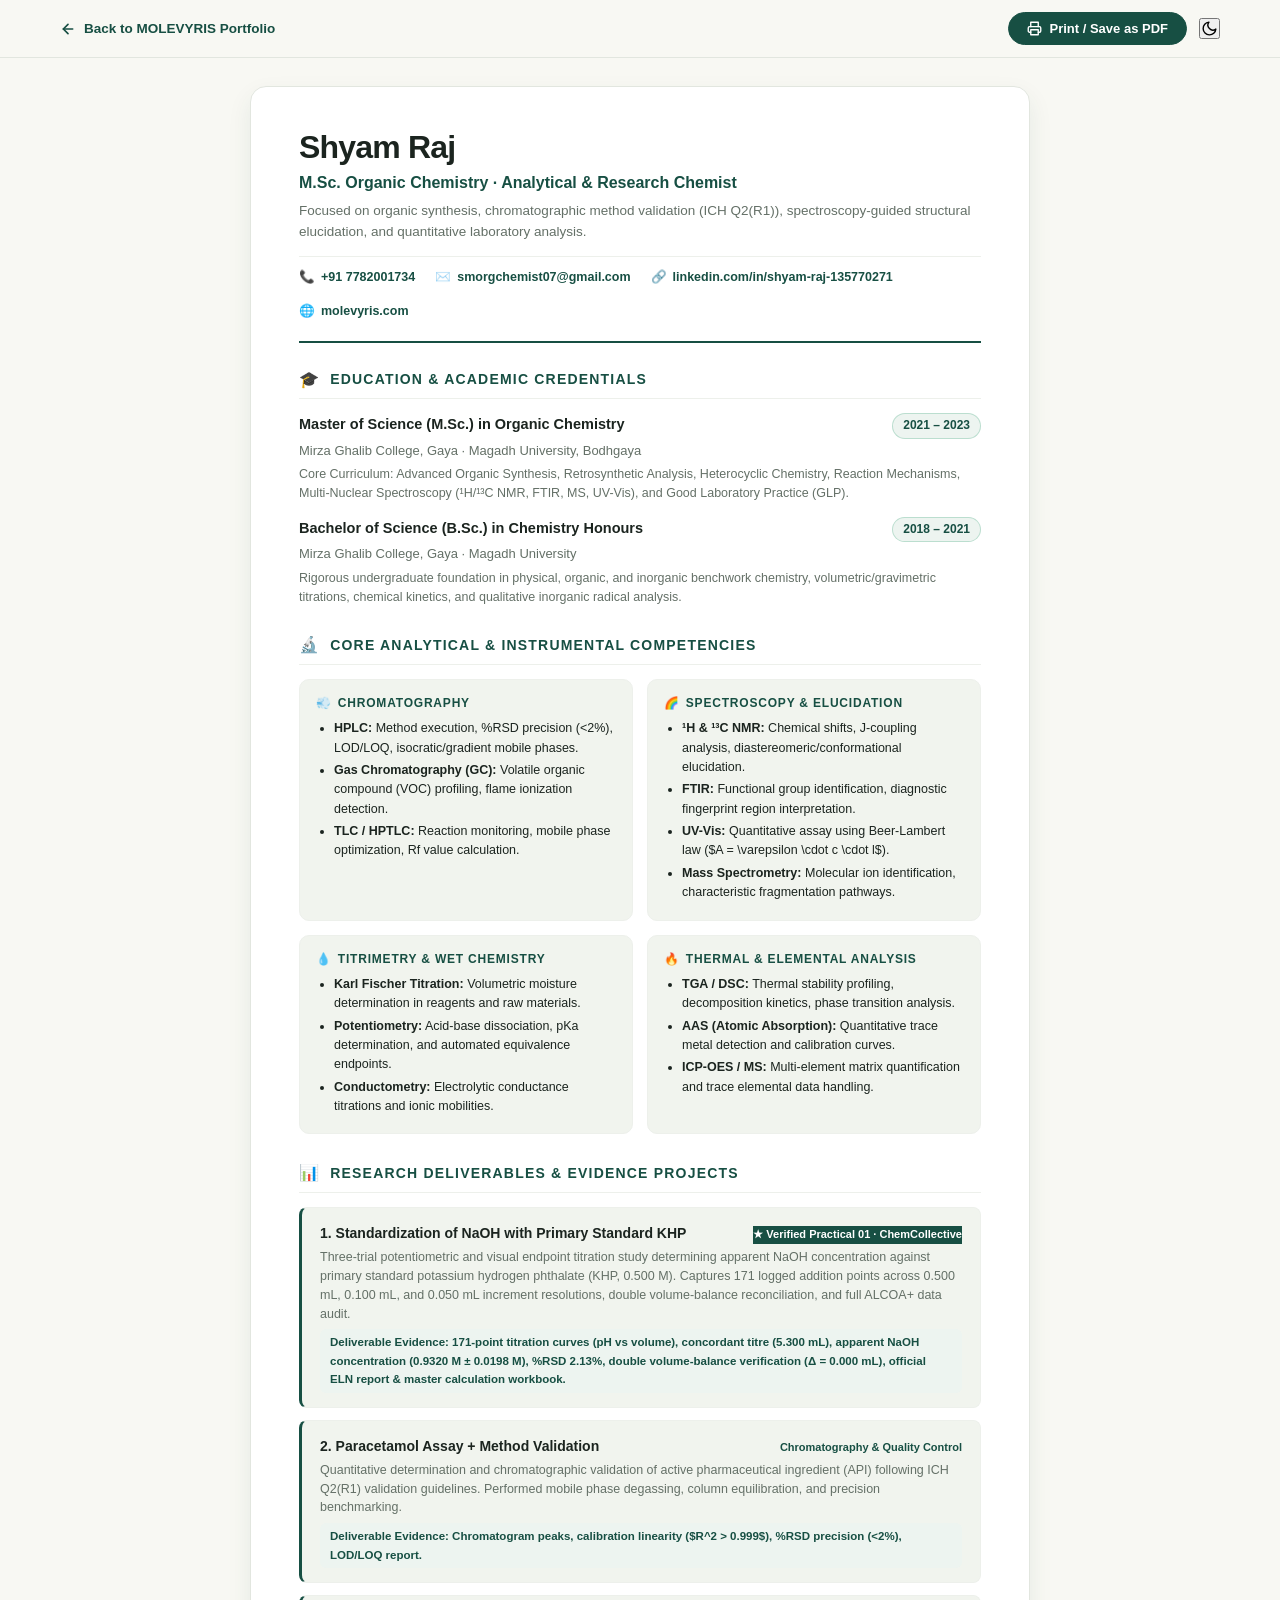
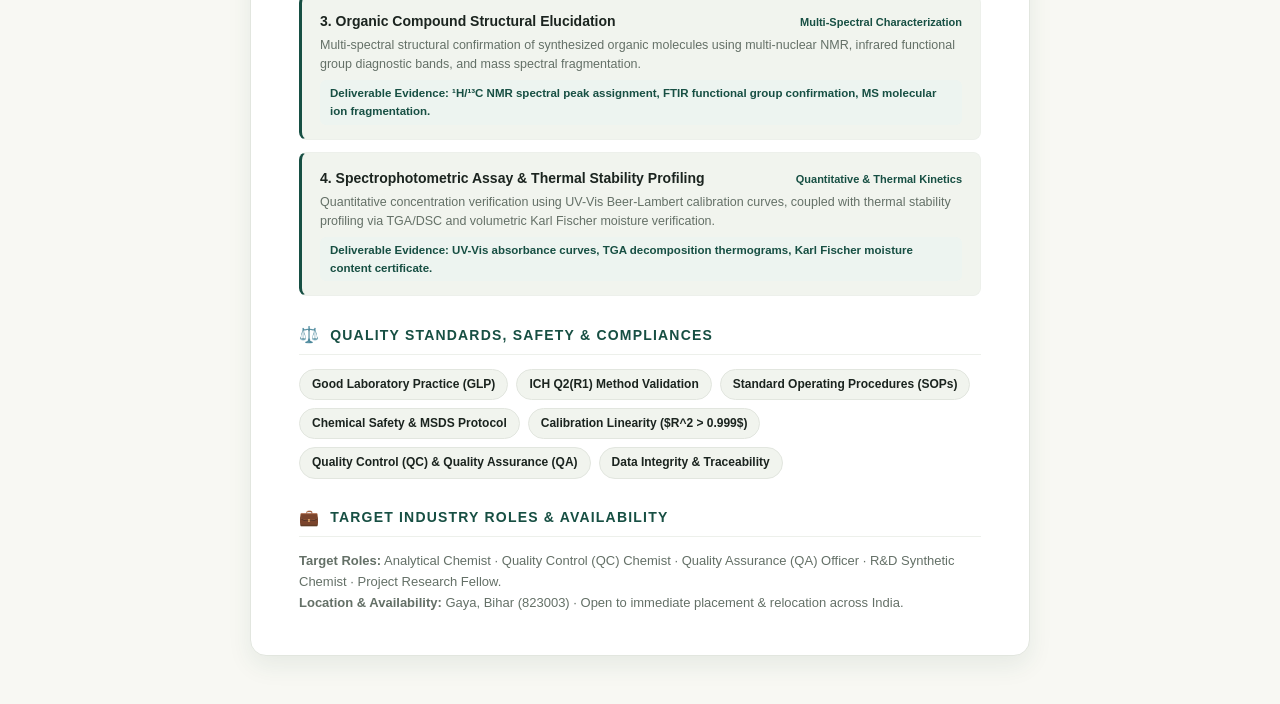
<file: factsheet.html>
<!DOCTYPE html>
<html lang="en">

<head>
  <meta charset="UTF-8">
  <meta name="viewport" content="width=device-width, initial-scale=1.0">
  <meta name="description"
    content="Candidate Factsheet & Academic CV — Shyam Raj, M.Sc. Organic Chemistry (Mirza Ghalib College, Magadh University, 2021–23). Specialized in Analytical Instrumentation, Method Validation & Organic Synthesis.">
  <meta name="theme-color" content="#f8f8f3">

  <title>Candidate Factsheet & CV — Shyam Raj | M.Sc. Organic Chemistry</title>

  <!-- Google Fonts -->
  <link rel="preconnect" href="https://fonts.googleapis.com">
  <link rel="preconnect" href="https://fonts.gstatic.com" crossorigin>
  <link
    href="https://fonts.googleapis.com/css2?family=Plus+Jakarta+Sans:wght@400;500;600;700;800&family=JetBrains+Mono:wght@400;500;600&display=swap"
    rel="stylesheet">

  <!-- Modular Stylesheets -->
  <link rel="stylesheet" href="css/variables.css">
  <link rel="stylesheet" href="css/base.css">
  <link rel="stylesheet" href="css/factsheet.css">
</head>

<body>
  <!-- Top Action Bar (Screen Only — Hidden during Print) -->
  <div class="factsheet-top-bar">
    <div class="container top-bar-inner">
      <a href="index.html" class="back-link">
        <svg width="16" height="16" viewBox="0 0 24 24" fill="none" stroke="currentColor" stroke-width="2.5"
          stroke-linecap="round" stroke-linejoin="round">
          <line x1="19" y1="12" x2="5" y2="12"></line>
          <polyline points="12 19 5 12 12 5"></polyline>
        </svg>
        <span>Back to MOLEVYRIS Portfolio</span>
      </a>

      <div class="top-bar-actions">
        <button type="button" class="btn-print" onclick="window.print()">
          <svg width="15" height="15" viewBox="0 0 24 24" fill="none" stroke="currentColor" stroke-width="2.2"
            stroke-linecap="round" stroke-linejoin="round">
            <polyline points="6 9 6 2 18 2 18 9"></polyline>
            <path d="M6 18H4a2 2 0 0 1-2-2v-5a2 2 0 0 1 2-2h16a2 2 0 0 1 2 2v5a2 2 0 0 1-2 2h-2"></path>
            <rect x="6" y="14" width="12" height="8"></rect>
          </svg>
          <span>Print / Save as PDF</span>
        </button>

        <button type="button" class="icon-btn" id="themeToggle" aria-label="Toggle theme" title="Toggle theme">
          <svg class="sun-icon" width="18" height="18" viewBox="0 0 24 24" fill="none" stroke="currentColor"
            stroke-width="2" stroke-linecap="round" stroke-linejoin="round">
            <circle cx="12" cy="12" r="5"></circle>
            <line x1="12" y1="2" x2="12" y2="4"></line>
            <line x1="12" y1="20" x2="12" y2="22"></line>
            <line x1="4.22" y1="4.22" x2="5.64" y2="5.64"></line>
            <line x1="18.36" y1="18.36" x2="19.78" y2="19.78"></line>
            <line x1="1" y1="12" x2="3" y2="12"></line>
            <line x1="21" y1="12" x2="23" y2="12"></line>
            <line x1="4.22" y1="19.78" x2="5.64" y2="18.36"></line>
            <line x1="18.36" y1="5.64" x2="19.78" y2="4.22"></line>
          </svg>
          <svg class="moon-icon" width="17" height="17" viewBox="0 0 24 24" fill="none" stroke="currentColor"
            stroke-width="2" stroke-linecap="round" stroke-linejoin="round">
            <path d="M21 12.79A9 9 0 1 1 11.21 3 7 7 0 0 0 21 12.79z"></path>
          </svg>
        </button>
      </div>
    </div>
  </div>

  <!-- Main Factsheet Document Container -->
  <main class="factsheet-container">
    <article class="factsheet-paper">
      <!-- Document Header -->
      <header class="doc-header">
        <h1 class="doc-name">Shyam Raj</h1>
        <div class="doc-title">M.Sc. Organic Chemistry · Analytical & Research Chemist</div>
        <p class="doc-subtitle">
          Focused on organic synthesis, chromatographic method validation (ICH Q2(R1)), spectroscopy-guided structural
          elucidation, and quantitative laboratory analysis.
        </p>

        <div class="contact-meta-row">
          <div class="contact-meta-item">
            <span>📞</span>
            <a href="tel:+917782001734">+91 7782001734</a>
          </div>
          <div class="contact-meta-item">
            <span>✉️</span>
            <a href="mailto:smorgchemist07@gmail.com">smorgchemist07@gmail.com</a>
          </div>
          <div class="contact-meta-item">
            <span>🔗</span>
            <a href="https://www.linkedin.com/in/shyam-raj-135770271/" target="_blank" rel="noopener noreferrer">linkedin.com/in/shyam-raj-135770271</a>
          </div>
          <div class="contact-meta-item">
            <span>🌐</span>
            <a href="index.html">molevyris.com</a>
          </div>
        </div>
      </header>

      <!-- Section: Academic Background -->
      <section class="doc-section">
        <h2 class="doc-section-title">
          <span class="title-icon">🎓</span>
          <span>Education & Academic Credentials</span>
        </h2>

        <div class="edu-block">
          <div class="edu-header-row">
            <span class="edu-degree">Master of Science (M.Sc.) in Organic Chemistry</span>
            <span class="edu-year">2021 – 2023</span>
          </div>
          <div class="edu-inst">Mirza Ghalib College, Gaya · Magadh University, Bodhgaya</div>
          <p class="edu-details">
            Core Curriculum: Advanced Organic Synthesis, Retrosynthetic Analysis, Heterocyclic Chemistry, Reaction
            Mechanisms, Multi-Nuclear Spectroscopy (¹H/¹³C NMR, FTIR, MS, UV-Vis), and Good Laboratory Practice (GLP).
          </p>
        </div>

        <div class="edu-block">
          <div class="edu-header-row">
            <span class="edu-degree">Bachelor of Science (B.Sc.) in Chemistry Honours</span>
            <span class="edu-year">2018 – 2021</span>
          </div>
          <div class="edu-inst">Mirza Ghalib College, Gaya · Magadh University</div>
          <p class="edu-details">
            Rigorous undergraduate foundation in physical, organic, and inorganic benchwork chemistry, volumetric/gravimetric
            titrations, chemical kinetics, and qualitative inorganic radical analysis.
          </p>
        </div>
      </section>

      <!-- Section: Core Analytical Competencies -->
      <section class="doc-section">
        <h2 class="doc-section-title">
          <span class="title-icon">🔬</span>
          <span>Core Analytical & Instrumental Competencies</span>
        </h2>

        <div class="competency-grid">
          <!-- Category 1: Chromatography -->
          <div class="competency-card">
            <div class="comp-category">
              <span>💨</span>
              <span>Chromatography</span>
            </div>
            <ul class="comp-list">
              <li><strong>HPLC:</strong> Method execution, %RSD precision (&lt;2%), LOD/LOQ, isocratic/gradient mobile phases.</li>
              <li><strong>Gas Chromatography (GC):</strong> Volatile organic compound (VOC) profiling, flame ionization detection.</li>
              <li><strong>TLC / HPTLC:</strong> Reaction monitoring, mobile phase optimization, Rf value calculation.</li>
            </ul>
          </div>

          <!-- Category 2: Spectroscopy -->
          <div class="competency-card">
            <div class="comp-category">
              <span>🌈</span>
              <span>Spectroscopy & Elucidation</span>
            </div>
            <ul class="comp-list">
              <li><strong>¹H & ¹³C NMR:</strong> Chemical shifts, J-coupling analysis, diastereomeric/conformational elucidation.</li>
              <li><strong>FTIR:</strong> Functional group identification, diagnostic fingerprint region interpretation.</li>
              <li><strong>UV-Vis:</strong> Quantitative assay using Beer-Lambert law ($A = \varepsilon \cdot c \cdot l$).</li>
              <li><strong>Mass Spectrometry:</strong> Molecular ion identification, characteristic fragmentation pathways.</li>
            </ul>
          </div>

          <!-- Category 3: Titrimetry & Electroanalytical -->
          <div class="competency-card">
            <div class="comp-category">
              <span>💧</span>
              <span>Titrimetry & Wet Chemistry</span>
            </div>
            <ul class="comp-list">
              <li><strong>Karl Fischer Titration:</strong> Volumetric moisture determination in reagents and raw materials.</li>
              <li><strong>Potentiometry:</strong> Acid-base dissociation, pKa determination, and automated equivalence endpoints.</li>
              <li><strong>Conductometry:</strong> Electrolytic conductance titrations and ionic mobilities.</li>
            </ul>
          </div>

          <!-- Category 4: Thermal & Elemental -->
          <div class="competency-card">
            <div class="comp-category">
              <span>🔥</span>
              <span>Thermal & Elemental Analysis</span>
            </div>
            <ul class="comp-list">
              <li><strong>TGA / DSC:</strong> Thermal stability profiling, decomposition kinetics, phase transition analysis.</li>
              <li><strong>AAS (Atomic Absorption):</strong> Quantitative trace metal detection and calibration curves.</li>
              <li><strong>ICP-OES / MS:</strong> Multi-element matrix quantification and trace elemental data handling.</li>
            </ul>
          </div>
        </div>
      </section>

      <!-- Section: Key Research & Deliverable Evidence Projects -->
      <section class="doc-section">
        <h2 class="doc-section-title">
          <span class="title-icon">📊</span>
          <span>Research Deliverables & Evidence Projects</span>
        </h2>

        <!-- Project 1: Primary Standard KHP Titration (Verified Laboratory Practical) -->
        <div class="project-summary-card" style="border-left: 3px solid var(--green, #15803d);">
          <div class="proj-head">
            <span class="proj-title">1. Standardization of NaOH with Primary Standard KHP</span>
            <span class="proj-badge" style="background: var(--green, #15803d); color: #ffffff;">&#9733; Verified Practical 01 &middot; ChemCollective</span>
          </div>
          <p class="proj-desc">
            Three-trial potentiometric and visual endpoint titration study determining apparent NaOH concentration against primary standard potassium hydrogen phthalate (KHP, 0.500 M). Captures 171 logged addition points across 0.500 mL, 0.100 mL, and 0.050 mL increment resolutions, double volume-balance reconciliation, and full ALCOA+ data audit.
          </p>
          <div class="proj-evidence">
            Deliverable Evidence: 171-point titration curves (pH vs volume), concordant titre (5.300 mL), apparent NaOH concentration (0.9320 M &plusmn; 0.0198 M), %RSD 2.13%, double volume-balance verification (&Delta; = 0.000 mL), official ELN report &amp; master calculation workbook.
          </div>
        </div>

        <!-- Project 2 -->
        <div class="project-summary-card">
          <div class="proj-head">
            <span class="proj-title">2. Paracetamol Assay + Method Validation</span>
            <span class="proj-badge">Chromatography & Quality Control</span>
          </div>
          <p class="proj-desc">
            Quantitative determination and chromatographic validation of active pharmaceutical ingredient (API) following
            ICH Q2(R1) validation guidelines. Performed mobile phase degassing, column equilibration, and precision benchmarking.
          </p>
          <div class="proj-evidence">
            Deliverable Evidence: Chromatogram peaks, calibration linearity ($R^2 &gt; 0.999$), %RSD precision (&lt;2%), LOD/LOQ report.
          </div>
        </div>

        <!-- Project 2 -->
        <div class="project-summary-card">
          <div class="proj-head">
            <span class="proj-title">3. Organic Compound Structural Elucidation</span>
            <span class="proj-badge">Multi-Spectral Characterization</span>
          </div>
          <p class="proj-desc">
            Multi-spectral structural confirmation of synthesized organic molecules using multi-nuclear NMR, infrared functional
            group diagnostic bands, and mass spectral fragmentation.
          </p>
          <div class="proj-evidence">
            Deliverable Evidence: ¹H/¹³C NMR spectral peak assignment, FTIR functional group confirmation, MS molecular ion fragmentation.
          </div>
        </div>

        <!-- Project 3 -->
        <div class="project-summary-card">
          <div class="proj-head">
            <span class="proj-title">4. Spectrophotometric Assay & Thermal Stability Profiling</span>
            <span class="proj-badge">Quantitative & Thermal Kinetics</span>
          </div>
          <p class="proj-desc">
            Quantitative concentration verification using UV-Vis Beer-Lambert calibration curves, coupled with thermal stability profiling
            via TGA/DSC and volumetric Karl Fischer moisture verification.
          </p>
          <div class="proj-evidence">
            Deliverable Evidence: UV-Vis absorbance curves, TGA decomposition thermograms, Karl Fischer moisture content certificate.
          </div>
        </div>
      </section>

      <!-- Section: Standards & Compliance -->
      <section class="doc-section">
        <h2 class="doc-section-title">
          <span class="title-icon">⚖️</span>
          <span>Quality Standards, Safety & Compliances</span>
        </h2>

        <div class="compliance-pills">
          <span class="compliance-pill">Good Laboratory Practice (GLP)</span>
          <span class="compliance-pill">ICH Q2(R1) Method Validation</span>
          <span class="compliance-pill">Standard Operating Procedures (SOPs)</span>
          <span class="compliance-pill">Chemical Safety & MSDS Protocol</span>
          <span class="compliance-pill">Calibration Linearity ($R^2 &gt; 0.999$)</span>
          <span class="compliance-pill">Quality Control (QC) & Quality Assurance (QA)</span>
          <span class="compliance-pill">Data Integrity & Traceability</span>
        </div>
      </section>

      <!-- Section: Target Roles -->
      <section class="doc-section" style="margin-bottom: 0;">
        <h2 class="doc-section-title">
          <span class="title-icon">💼</span>
          <span>Target Industry Roles & Availability</span>
        </h2>
        <p style="font-size: 13px; color: var(--muted); line-height: 1.6; margin: 0;">
          <strong>Target Roles:</strong> Analytical Chemist · Quality Control (QC) Chemist · Quality Assurance (QA) Officer · R&D Synthetic Chemist · Project Research Fellow.<br>
          <strong>Location & Availability:</strong> Gaya, Bihar (823003) · Open to immediate placement & relocation across India.
        </p>
      </section>
    </article>
  </main>

  <!-- Theme Switching Script -->
  <script src="js/theme.js"></script>
</body>

</html>
</file>
<file: css/variables.css>
/* Day (Light) Theme Variables */
:root {
  --paper: #f8f8f3;
  --paper-card: #ffffff;
  --paper-alt: #f1f4ee;
  --green: #174f43;
  --green-deep: #0e372e;
  --green-light: #2b705e;
  --green-emerald: #3ca77c;
  --green-tint: #edf4f0;
  --green-tint-border: rgba(60, 167, 124, 0.28);
  --ink: #1b241f;
  --muted: #647067;
  --line: #e2e6df;
  --line-subtle: #edf0eb;
  --white: #ffffff;
  --header-bg: rgba(248, 248, 243, 0.94);
  --molecule-bg: radial-gradient(ellipse 75% 65% at 50% 50%, #e2ece4 0%, #edf3ec 42%, rgba(248, 248, 243, 0) 75%);
  --shadow-sm: 0 2px 8px rgba(23, 79, 67, 0.05);
  --shadow-md: 0 10px 24px rgba(23, 79, 67, 0.08);
  --shadow-lg: 0 20px 40px rgba(23, 79, 67, 0.12);
}

/* Night (Dark) Theme Variables */
[data-theme="dark"] {
  --paper: #0b1411;
  --paper-card: #13241e;
  --paper-alt: #162922;
  --green: #41b886;
  --green-deep: #2ea675;
  --green-light: #5de4af;
  --green-emerald: #47d69b;
  --green-tint: rgba(65, 184, 134, 0.14);
  --green-tint-border: rgba(65, 184, 134, 0.3);
  --ink: #ecf3ee;
  --muted: #9ab2a3;
  --line: #1c382f;
  --line-subtle: #162c24;
  --white: #13241e;
  --header-bg: rgba(11, 20, 17, 0.94);
  --molecule-bg: radial-gradient(ellipse 75% 65% at 50% 50%, #173228 0%, #0f221b 45%, rgba(11, 20, 17, 0) 75%);
  --shadow-sm: 0 2px 8px rgba(0, 0, 0, 0.35);
  --shadow-md: 0 10px 24px rgba(0, 0, 0, 0.45);
  --shadow-lg: 0 20px 40px rgba(0, 0, 0, 0.55);
}
</file>
<file: css/base.css>
* {
  box-sizing: border-box;
  margin: 0;
  padding: 0;
}

html {
  scroll-behavior: smooth;
}

body {
  background: var(--paper);
  color: var(--ink);
  font-family: -apple-system, BlinkMacSystemFont, "Segoe UI", Roboto, "Helvetica Neue", Arial, sans-serif;
  line-height: 1.6;
  -webkit-font-smoothing: antialiased;
  -moz-osx-font-smoothing: grayscale;
  transition: background-color 0.3s ease, color 0.3s ease;
}

a {
  color: inherit;
  text-decoration: none;
}

.container {
  width: min(1160px, 92%);
  margin: auto;
}
</file>
<file: css/layout.css>
/* Header & Navigation */
header {
  border-bottom: 1px solid var(--line);
  background: var(--header-bg);
  position: sticky;
  top: 0;
  z-index: 60;
  backdrop-filter: blur(10px);
  transition: background-color 0.3s ease, border-color 0.3s ease;
}

nav {
  min-height: 68px;
  display: flex;
  align-items: center;
  justify-content: space-between;
  gap: 20px;
}

.brand-wrap {
  display: flex;
  align-items: center;
  gap: 12px;
}

.brand-mark {
  width: 32px;
  height: 32px;
  display: inline-flex;
  align-items: center;
  justify-content: center;
  color: var(--green);
  transition: color 0.3s ease;
}

.brand-mark svg {
  width: 100%;
  height: 100%;
}

.brand-text {
  display: flex;
  flex-direction: column;
}

.brand {
  font-size: 20px;
  font-weight: 800;
  letter-spacing: 2px;
  color: var(--green);
  line-height: 1.1;
  transition: color 0.3s ease;
}

.brand-tagline {
  font-size: 10px;
  letter-spacing: 1.2px;
  text-transform: uppercase;
  color: var(--muted);
  font-weight: 600;
  margin-top: 2px;
  transition: color 0.3s ease;
}

.nav-links {
  display: flex;
  align-items: center;
  gap: 24px;
  font-size: 13.5px;
  font-weight: 500;
  color: var(--muted);
}

.nav-links a {
  transition: color 0.2s ease;
  position: relative;
  padding: 6px 0;
  color: var(--muted);
}

.nav-links a:hover {
  color: var(--green);
}

.nav-links a.active {
  color: var(--green);
  font-weight: 600;
}

.nav-links a.active::after {
  content: "";
  position: absolute;
  bottom: -1px;
  left: 0;
  width: 100%;
  height: 2px;
  background: var(--green);
  border-radius: 2px;
}

.nav-controls {
  display: flex;
  align-items: center;
  gap: 10px;
}

.icon-btn {
  width: 38px;
  height: 38px;
  border-radius: 50%;
  border: 1px solid var(--line);
  background: var(--paper-card);
  color: var(--ink);
  display: inline-flex;
  align-items: center;
  justify-content: center;
  cursor: pointer;
  transition: all 0.25s ease;
}

.icon-btn .sun-icon {
  display: none;
}

.icon-btn:hover {
  border-color: var(--green);
  color: var(--green);
  transform: translateY(-1.5px);
  box-shadow: var(--shadow-sm);
}

.btn-nav-action {
  display: inline-flex;
  align-items: center;
  gap: 7px;
  padding: 8px 18px;
  border-radius: 9999px;
  background: var(--green);
  color: #ffffff;
  font-size: 13px;
  font-weight: 600;
  transition: all 0.25s ease;
}

.btn-nav-action:hover {
  background: var(--green-deep);
  transform: translateY(-1.5px);
  box-shadow: var(--shadow-md);
  color: #ffffff;
}

/* Search Drawer */
.search-drawer {
  border-bottom: 1px solid var(--line);
  background: var(--header-bg);
  padding: 12px 0;
  display: none;
  animation: searchSlide 0.2s ease-out;
}

@keyframes searchSlide {
  from {
    opacity: 0;
    transform: translateY(-8px);
  }

  to {
    opacity: 1;
    transform: translateY(0);
  }
}

.search-bar-inner {
  display: flex;
  align-items: center;
  gap: 12px;
}

.search-input {
  flex: 1;
  padding: 10px 16px;
  border: 1px solid var(--line);
  border-radius: 9999px;
  background: var(--paper-card);
  color: var(--ink);
  font-size: 14px;
  outline: none;
  transition: border-color 0.2s ease;
}

.search-input:focus {
  border-color: var(--green);
}

.search-close-btn {
  background: none;
  border: none;
  color: var(--muted);
  font-size: 18px;
  cursor: pointer;
  padding: 4px 8px;
}

/* Footer */
footer {
  border-top: 1px solid var(--line);
  background: var(--paper-card);
  padding: 36px 0 24px;
  font-size: 13px;
  color: var(--muted);
  transition: background-color 0.3s ease, border-color 0.3s ease;
}

.footer-grid {
  display: grid;
  grid-template-columns: 1.4fr 1fr 1fr 1fr;
  gap: 32px;
  margin-bottom: 24px;
}

.footer-brand-title {
  font-size: 18px;
  font-weight: 800;
  color: var(--green);
  margin-bottom: 8px;
  letter-spacing: 1px;
}

.footer-bio {
  line-height: 1.6;
  margin-bottom: 14px;
}

.footer-col h4 {
  font-size: 12.5px;
  font-weight: 700;
  text-transform: uppercase;
  letter-spacing: 1px;
  color: var(--ink);
  margin-bottom: 14px;
}

.footer-col ul {
  list-style: none;
  display: flex;
  flex-direction: column;
  gap: 8px;
}

.footer-col a {
  transition: color 0.2s ease;
}

.footer-col a:hover {
  color: var(--green);
}

.footer-status-pill {
  font-size: 10.5px;
  padding: 3px 10px;
}

.footer-bottom {
  border-top: 1px solid var(--line-subtle);
  padding-top: 24px;
  display: flex;
  align-items: center;
  justify-content: space-between;
  font-size: 12px;
}

/* Responsive Layout */
@media (max-width: 960px) {
  .footer-grid {
    grid-template-columns: 1fr 1fr;
  }
}

@media (max-width: 640px) {
  nav {
    min-height: 70px;
    flex-wrap: wrap;
    padding: 12px 0;
    gap: 10px;
  }

  .nav-links {
    order: 3;
    width: 100%;
    overflow-x: auto;
    padding-bottom: 4px;
    gap: 16px;
    font-size: 13px;
  }

  .footer-grid {
    grid-template-columns: 1fr;
  }

  .footer-bottom {
    flex-direction: column;
    gap: 8px;
    text-align: center;
  }
}
</file>
<file: css/components.css>
/* Hero Section — Two-Column Layout */
.hero {
  display: grid;
  grid-template-columns: 1.15fr 0.85fr;
  align-items: center;
  gap: 40px;
  padding: 28px 0 16px;
  position: relative;
}

/* Foreground Content */
.hero-content {
  position: relative;
  z-index: 3;
  display: flex;
  flex-direction: column;
}

.status-pill {
  display: inline-flex;
  align-items: center;
  gap: 8px;
  padding: 5px 14px;
  background: var(--green-tint);
  border: 1px solid var(--green-tint-border);
  border-radius: 9999px;
  font-size: 11.5px;
  font-weight: 700;
  color: var(--green);
  letter-spacing: 0.8px;
  width: fit-content;
  margin-bottom: 16px;
}

.status-dot {
  width: 7px;
  height: 7px;
  border-radius: 50%;
  background: #28a745;
  box-shadow: 0 0 8px rgba(40, 167, 69, 0.8);
  animation: pulseDot 2s infinite;
}

@keyframes pulseDot {

  0%,
  100% {
    opacity: 1;
    transform: scale(1);
  }

  50% {
    opacity: 0.4;
    transform: scale(0.85);
  }
}

.eyebrow-container {
  display: flex;
  align-items: center;
  gap: 10px;
  margin-bottom: 10px;
}

.eyebrow {
  color: var(--green);
  font-size: 11.5px;
  font-weight: 700;
  letter-spacing: 2px;
  text-transform: uppercase;
}

h1 {
  font-size: clamp(34px, 4.4vw, 52px);
  line-height: 1.1;
  letter-spacing: -0.035em;
  font-weight: 800;
  margin: 8px 0 12px;
  color: var(--ink);
}

h1 span {
  color: var(--green);
}

.hero-bio {
  color: var(--muted);
  font-size: 15.5px;
  line-height: 1.6;
  max-width: 530px;
  margin-bottom: 14px;
}

.hero-opportunity-line {
  display: flex;
  align-items: center;
  gap: 8px;
  font-size: 13.5px;
  color: var(--green);
  font-weight: 600;
  margin-bottom: 18px;
}

.actions {
  display: flex;
  flex-wrap: wrap;
  align-items: center;
  gap: 14px;
}

.button {
  display: inline-flex;
  align-items: center;
  justify-content: center;
  gap: 8px;
  padding: 12px 26px;
  border: 1px solid var(--green);
  border-radius: 9999px;
  font-size: 14px;
  font-weight: 600;
  transition: all 0.22s ease;
  cursor: pointer;
}

.button.primary {
  background: var(--green);
  color: #ffffff;
  border-color: var(--green);
}

.button.primary:hover {
  background: var(--green-deep);
  border-color: var(--green-deep);
  transform: translateY(-2px);
  box-shadow: var(--shadow-md);
}

.button.secondary {
  background: transparent;
  color: var(--ink);
  border-color: var(--line);
}

.button.secondary:hover {
  transform: translateY(-2px);
  border-color: var(--green);
  color: var(--green);
  background: var(--green-tint);
}

/* Hero Identity Badge Strip */
.hero-identity-strip {
  margin-top: 16px;
  padding-top: 12px;
  border-top: 1px solid var(--line);
  font-size: 13px;
  color: var(--muted);
  display: flex;
  flex-wrap: wrap;
  gap: 14px;
}

.hero-identity-strip .phone-link {
  color: var(--green);
  text-decoration: none;
}

.hero-identity-strip .phone-link:hover {
  text-decoration: underline;
}

/* Candidate Factsheet Card (Matching Reference Layout) */
.candidate-card {
  background: var(--paper-card);
  border: 1px solid var(--line);
  border-radius: 18px;
  padding: 28px;
  box-shadow: var(--shadow-sm);
  transition: all 0.25s ease;
  display: flex;
  flex-direction: column;
  justify-content: space-between;
}

.candidate-card:hover {
  border-color: var(--green);
  box-shadow: var(--shadow-md);
}

.card-top-bar {
  display: flex;
  align-items: center;
  justify-content: space-between;
  margin-bottom: 16px;
  padding-bottom: 12px;
  border-bottom: 1px solid var(--line-subtle);
}

.card-label {
  font-size: 11px;
  font-weight: 800;
  letter-spacing: 1.5px;
  text-transform: uppercase;
  color: var(--muted);
}

.card-status-badge {
  font-size: 10.5px;
  font-weight: 700;
  color: var(--green);
  background: var(--green-tint);
  padding: 3px 10px;
  border-radius: 9999px;
  border: 1px solid var(--green-tint-border);
}

.card-factsheet-link {
  text-decoration: none;
  cursor: pointer;
  transition: all 0.2s ease;
}

.card-factsheet-link:hover {
  background: var(--green);
  color: #ffffff;
  border-color: var(--green);
}

.card-name {
  font-size: 24px;
  font-weight: 800;
  color: var(--ink);
  letter-spacing: -0.02em;
  margin-bottom: 14px;
}

.fact-table {
  width: 100%;
  font-size: 13px;
  border-collapse: collapse;
  margin-bottom: 18px;
}

.fact-table tr {
  border-bottom: 1px solid var(--line-subtle);
}

.fact-table tr:last-child {
  border-bottom: none;
}

.fact-table td {
  padding: 8px 4px;
  vertical-align: top;
}

.fact-key {
  color: var(--muted);
  width: 32%;
  font-weight: 500;
}

.fact-val {
  color: var(--ink);
  font-weight: 600;
}

.fact-val strong {
  color: var(--green);
}

.fact-card-actions {
  display: flex;
  align-items: center;
  justify-content: space-between;
  gap: 10px;
  padding-top: 14px;
  border-top: 1px solid var(--line-subtle);
  font-size: 12.5px;
  font-weight: 600;
}

.fact-card-actions a {
  color: var(--green);
  display: inline-flex;
  align-items: center;
  gap: 4px;
  transition: color 0.2s ease;
}

.fact-card-actions a:hover {
  text-decoration: underline;
}

/* 4-Column Quick Metrics / Highlights Strip */
.highlights-strip {
  padding: 10px 0 24px;
}

.highlights-grid {
  display: grid;
  grid-template-columns: repeat(4, 1fr);
  gap: 16px;
}

.highlight-card {
  background: var(--paper-card);
  border: 1px solid var(--line);
  border-radius: 14px;
  padding: 16px;
  transition: all 0.25s ease;
  display: flex;
  flex-direction: column;
  justify-content: space-between;
}

.highlight-card:hover {
  border-color: var(--green);
  transform: translateY(-2px);
  box-shadow: var(--shadow-sm);
}

.highlight-icon {
  font-size: 18px;
  margin-bottom: 8px;
  color: var(--green);
}

.highlight-title {
  font-size: 14px;
  font-weight: 700;
  color: var(--ink);
  margin-bottom: 3px;
}

.highlight-desc {
  font-size: 12px;
  color: var(--muted);
  line-height: 1.45;
}

/* Section Styling */
section.content-section {
  padding: 38px 0;
  border-top: 1px solid var(--line);
  transition: border-color 0.3s ease;
}

.section-heading {
  display: flex;
  justify-content: space-between;
  align-items: flex-end;
  gap: 24px;
  margin-bottom: 22px;
}

h2 {
  font-size: clamp(26px, 3.4vw, 36px);
  letter-spacing: -0.025em;
  line-height: 1.2;
  margin-top: 6px;
  font-weight: 700;
  color: var(--ink);
}

.section-intro {
  max-width: 480px;
  color: var(--muted);
  font-size: 14.5px;
  line-height: 1.58;
}

/* Section 1: Dual Cards (Education Snapshot + Laboratory Focus) */
.dual-card-grid {
  display: grid;
  grid-template-columns: 1fr 1fr;
  gap: 24px;
}

.detail-card {
  background: var(--paper-card);
  border: 1px solid var(--line);
  border-radius: 18px;
  padding: 28px;
  display: flex;
  flex-direction: column;
  justify-content: space-between;
  box-shadow: var(--shadow-sm);
  transition: all 0.25s ease;
}

.detail-card:hover {
  border-color: var(--green);
  box-shadow: var(--shadow-md);
}

.detail-card-header {
  display: flex;
  align-items: center;
  gap: 10px;
  margin-bottom: 18px;
  color: var(--green);
}

.detail-card-title {
  font-size: 18px;
  font-weight: 700;
  color: var(--ink);
}

.edu-timeline-item {
  margin-bottom: 20px;
  padding-bottom: 18px;
  border-bottom: 1px solid var(--line-subtle);
}

.edu-timeline-item:last-child {
  margin-bottom: 0;
  padding-bottom: 0;
  border-bottom: none;
}

.edu-degree {
  font-size: 15px;
  font-weight: 700;
  color: var(--green);
  display: flex;
  justify-content: space-between;
  align-items: baseline;
}

.edu-year {
  font-size: 12px;
  font-weight: 600;
  color: var(--muted);
  background: var(--green-tint);
  padding: 2px 8px;
  border-radius: 9999px;
}

.edu-institution {
  font-size: 13.5px;
  font-weight: 600;
  color: var(--ink);
  margin: 4px 0;
}

.edu-sub {
  font-size: 12.5px;
  color: var(--muted);
  line-height: 1.5;
}

/* Skill Badges Cloud */
.skills-cloud {
  display: flex;
  flex-wrap: wrap;
  gap: 8px;
  margin: 16px 0 20px;
}

.skill-chip {
  background: var(--green-tint);
  color: var(--green);
  border: 1px solid var(--green-tint-border);
  padding: 5px 12px;
  border-radius: 9999px;
  font-size: 12px;
  font-weight: 600;
  transition: all 0.2s ease;
}

.skill-chip:hover {
  background: var(--green);
  color: #ffffff;
  transform: translateY(-1px);
}

.glp-footer-note {
  margin-top: 16px;
  padding-top: 12px;
  border-top: 1px solid var(--line-subtle);
  font-size: 12.5px;
  color: var(--green);
  font-weight: 600;
}

/* Section 2: Selected Evidence (Projects) */
.project-grid {
  display: grid;
  grid-template-columns: repeat(2, 1fr);
  gap: 22px;
}

.project {
  min-height: 320px;
  padding: 26px 22px 22px;
  background: var(--paper-card);
  border: 1px solid var(--line);
  border-radius: 16px;
  display: flex;
  flex-direction: column;
  justify-content: space-between;
  transition: all 0.25s ease;
  cursor: pointer;
  position: relative;
}

.project.project-featured {
  border-color: rgba(22, 101, 52, 0.45);
  background: linear-gradient(180deg, rgba(22, 101, 52, 0.05) 0%, var(--paper-card) 32%);
  box-shadow: 0 4px 14px rgba(22, 101, 52, 0.06);
}

[data-theme="dark"] .project.project-featured {
  border-color: rgba(74, 222, 128, 0.35);
  background: linear-gradient(180deg, rgba(22, 101, 52, 0.18) 0%, var(--paper-card) 32%);
}

.project:hover {
  transform: translateY(-4px);
  border-color: var(--green);
  box-shadow: var(--shadow-md);
}

.project-tag-row {
  display: flex;
  align-items: center;
  justify-content: space-between;
  margin-bottom: 14px;
}

.project-badge {
  font-size: 10.5px;
  font-weight: 800;
  letter-spacing: 0.8px;
  text-transform: uppercase;
  padding: 3px 9px;
  border-radius: 9999px;
  background: var(--green-tint);
  color: var(--green);
}

.project-year {
  font-size: 11.5px;
  color: var(--muted);
  font-weight: 600;
}

.project h3 {
  font-size: 18px;
  font-weight: 700;
  margin-bottom: 8px;
  color: var(--ink);
  line-height: 1.3;
}

.project-evidence-box {
  background: var(--paper-alt);
  border: 1px solid var(--line-subtle);
  border-radius: 10px;
  padding: 10px 12px;
  margin: 10px 0 14px;
  font-size: 11.5px;
  color: var(--green);
  font-weight: 600;
}

.project-evidence-box span {
  display: block;
  color: var(--muted);
  font-size: 10px;
  font-weight: 700;
  text-transform: uppercase;
  letter-spacing: 0.5px;
  margin-bottom: 2px;
}

.project p {
  font-size: 13.5px;
  color: var(--muted);
  line-height: 1.55;
}

.project-action {
  display: flex;
  align-items: center;
  justify-content: space-between;
  padding-top: 14px;
  border-top: 1px solid var(--line-subtle);
  font-size: 12.5px;
  font-weight: 600;
  color: var(--green);
  text-decoration: none;
}

.project-action:hover {
  text-decoration: underline;
}

/* Section 3: Interactive Skills & Analytical Matrix (Full 13 Skills Table) */
.matrix-filters {
  display: flex;
  flex-wrap: wrap;
  gap: 8px;
  margin-bottom: 20px;
}

.filter-btn {
  padding: 6px 16px;
  border-radius: 9999px;
  border: 1px solid var(--line);
  background: var(--paper-card);
  color: var(--muted);
  font-size: 12.5px;
  font-weight: 600;
  cursor: pointer;
  transition: all 0.2s ease;
}

.filter-btn:hover {
  border-color: var(--green);
  color: var(--green);
}

.filter-btn.active {
  background: var(--green);
  color: #ffffff;
  border-color: var(--green);
}

.matrix-table-wrap {
  background: var(--paper-card);
  border: 1px solid var(--line);
  border-radius: 16px;
  overflow-x: auto;
  box-shadow: var(--shadow-sm);
}

.matrix-table {
  width: 100%;
  border-collapse: collapse;
  font-size: 13.5px;
  text-align: left;
}

.matrix-table th {
  background: var(--paper-alt);
  color: var(--muted);
  font-weight: 700;
  font-size: 11.5px;
  text-transform: uppercase;
  letter-spacing: 0.8px;
  padding: 14px 18px;
  border-bottom: 1px solid var(--line);
}

.matrix-table th.col-skill {
  width: 20%;
}

.matrix-table th.col-project {
  width: 40%;
}

.matrix-table th.col-evidence {
  width: 40%;
}

.matrix-table td {
  padding: 14px 18px;
  border-bottom: 1px solid var(--line-subtle);
  vertical-align: middle;
}

.matrix-table tr:last-child td {
  border-bottom: none;
}

.matrix-table tr:hover {
  background: var(--green-tint);
}

.skill-name-cell {
  font-weight: 700;
  color: var(--green);
  display: flex;
  align-items: center;
  gap: 8px;
}

.evidence-badge-tag {
  font-size: 11px;
  font-weight: 600;
  background: var(--paper-alt);
  border: 1px solid var(--line);
  padding: 3px 8px;
  border-radius: 6px;
  color: var(--ink);
}

/* Section 4: Tools & Experiments (4 Working Live Calculators) */
.tools-grid {
  display: grid;
  grid-template-columns: repeat(4, 1fr);
  gap: 18px;
}

.tool-card {
  background: var(--paper-card);
  border: 1px solid var(--line);
  border-radius: 16px;
  padding: 20px;
  display: flex;
  flex-direction: column;
  justify-content: space-between;
  transition: all 0.25s ease;
}

.tool-card:hover {
  border-color: var(--green);
  box-shadow: var(--shadow-sm);
}

.tool-header {
  display: flex;
  align-items: center;
  gap: 10px;
  margin-bottom: 12px;
}

.tool-icon {
  font-size: 18px;
  color: var(--green);
}

.tool-title {
  font-size: 15px;
  font-weight: 700;
  color: var(--ink);
}

.tool-formula {
  font-size: 11px;
  color: var(--muted);
  font-family: monospace;
  margin-bottom: 12px;
}

.tool-input-group {
  margin-bottom: 10px;
}

.tool-input-label {
  font-size: 11px;
  font-weight: 600;
  color: var(--muted);
  display: block;
  margin-bottom: 4px;
}

.tool-input {
  width: 100%;
  padding: 7px 10px;
  border: 1px solid var(--line);
  border-radius: 8px;
  background: var(--paper);
  color: var(--ink);
  font-size: 12.5px;
  outline: none;
  transition: border-color 0.2s ease;
}

.tool-input:focus {
  border-color: var(--green);
}

.calc-btn {
  width: 100%;
  padding: 8px;
  background: var(--green);
  color: #ffffff;
  border: none;
  border-radius: 8px;
  font-size: 12px;
  font-weight: 600;
  cursor: pointer;
  margin-top: 6px;
  transition: background 0.2s ease;
}

.calc-btn:hover {
  background: var(--green-deep);
}

.tool-result {
  margin-top: 12px;
  padding: 8px 10px;
  background: var(--green-tint);
  border-radius: 8px;
  font-size: 12px;
  font-weight: 700;
  color: var(--green);
  text-align: center;
  min-height: 36px;
  display: flex;
  align-items: center;
  justify-content: center;
}

/* Section 5: From the Blog */
.blog-grid {
  display: grid;
  grid-template-columns: repeat(3, 1fr);
  gap: 22px;
}

.blog-card {
  background: var(--paper-card);
  border: 1px solid var(--line);
  border-radius: 16px;
  padding: 24px 20px;
  display: flex;
  flex-direction: column;
  justify-content: space-between;
  transition: all 0.25s ease;
}

.blog-card:hover {
  transform: translateY(-3px);
  border-color: var(--green);
  box-shadow: var(--shadow-sm);
}

.blog-tag-row {
  display: flex;
  align-items: center;
  justify-content: space-between;
  margin-bottom: 12px;
}

.blog-cat {
  font-size: 10.5px;
  font-weight: 700;
  color: var(--green);
  background: var(--green-tint);
  padding: 2px 8px;
  border-radius: 9999px;
}

.blog-read-time {
  font-size: 11px;
  color: var(--muted);
}

.blog-card h3 {
  font-size: 16.5px;
  font-weight: 700;
  color: var(--ink);
  line-height: 1.35;
  margin-bottom: 10px;
}

.blog-card p {
  font-size: 13px;
  color: var(--muted);
  line-height: 1.55;
}

.blog-bottom-row {
  display: flex;
  align-items: center;
  justify-content: space-between;
  padding-top: 14px;
  border-top: 1px solid var(--line-subtle);
  font-size: 12px;
  color: var(--muted);
  font-weight: 600;
}

.blog-bottom-row a {
  color: var(--green);
}

/* Section 6: Opportunity Banner */
.opportunity-banner {
  background: var(--paper-card);
  border: 1px solid var(--line);
  border-radius: 20px;
  padding: 26px 28px;
  display: flex;
  align-items: center;
  justify-content: space-between;
  gap: 24px;
  margin: 18px 0 24px;
  box-shadow: var(--shadow-sm);
}

.opp-text .status-pill {
  margin-bottom: 8px;
}

.opp-text h3 {
  font-size: 21px;
  font-weight: 800;
  color: var(--ink);
  margin: 6px 0;
}

.opp-text p {
  font-size: 14px;
  color: var(--muted);
  max-width: 650px;
  line-height: 1.55;
}

.opp-actions {
  display: flex;
  flex-direction: column;
  gap: 10px;
  min-width: 200px;
}

/* Section 7: Interested in working together? (Contact) */
.contact-cta-section {
  text-align: center;
  padding: 30px 0 36px;
}

.contact-cta-section h2 {
  font-size: clamp(28px, 3.8vw, 40px);
  margin-bottom: 10px;
}

.contact-cta-section p {
  color: var(--muted);
  font-size: 15.5px;
  max-width: 580px;
  margin: 0 auto 20px;
}

.contact-btns {
  display: flex;
  justify-content: center;
  gap: 14px;
  flex-wrap: wrap;
}

.contact-direct-phone {
  margin-top: 14px;
  font-size: 13.5px;
  color: var(--muted);
}

.contact-direct-phone strong {
  color: var(--green);
}

/* Responsive Components */
@media (max-width: 960px) {
  .hero {
    grid-template-columns: 1fr;
    padding: 50px 0 40px;
    gap: 36px;
  }

  .highlights-grid {
    grid-template-columns: repeat(2, 1fr);
  }

  .dual-card-grid {
    grid-template-columns: 1fr;
  }

  .project-grid {
    grid-template-columns: repeat(2, 1fr);
  }

  .tools-grid {
    grid-template-columns: repeat(2, 1fr);
  }

  .blog-grid {
    grid-template-columns: 1fr;
  }

  .opportunity-banner {
    flex-direction: column;
    align-items: flex-start;
  }
}

@media (max-width: 640px) {
  h1 {
    font-size: 34px;
  }

  .highlights-grid {
    grid-template-columns: 1fr;
  }

  .project-grid {
    grid-template-columns: 1fr;
  }

  .tools-grid {
    grid-template-columns: 1fr;
  }
}

@media (prefers-reduced-motion: reduce) {
  .status-dot {
    animation: none !important;
  }
}
</file>
<file: css/molecule-3d.css>
/* ==========================================================================
   MOLEVYRIS — Dedicated Hero Molecular Canvas & Stage Styles
   ========================================================================== */

/* Dedicated Hero Visual Column — Open-Space Floating Stage */
.hero-visual-col {
  position: relative;
  width: 100%;
  height: 100%;
  min-height: 420px;
  display: flex;
  align-items: center;
  justify-content: center;
  z-index: 2;
}

/* Frameless Interactive Canvas Stage */
.hero-canvas-stage {
  position: relative;
  width: 100%;
  max-width: 460px;
  min-height: 460px;
  height: 460px;
  display: flex;
  align-items: center;
  justify-content: center;
  background: transparent;
  border: none;
  box-shadow: none;
  border-radius: 0;
  overflow: visible;
}

[data-theme="dark"] .hero-canvas-stage {
  background: transparent;
  border: none;
  box-shadow: none;
}

/* 3D Canvas Element */
.hero-mol-canvas {
  position: absolute;
  inset: 0;
  width: 100%;
  height: 100%;
  display: block;
  border: none;
  border-radius: 0;
  cursor: grab;
}

.hero-mol-canvas:active {
  cursor: grabbing;
}

/* Floating Circular Animation Pause/Play Control (Chhota Gol Button) */
.mol-anim-toggle {
  position: absolute;
  bottom: 12px;
  right: 12px;
  z-index: 10;
  width: 32px;
  height: 32px;
  border-radius: 50%;
  display: inline-flex;
  align-items: center;
  justify-content: center;
  padding: 0;
  background: rgba(255, 255, 255, 0.78);
  backdrop-filter: blur(8px);
  -webkit-backdrop-filter: blur(8px);
  border: 1px solid var(--line);
  color: var(--muted);
  cursor: pointer;
  transition: all 0.2s ease;
  box-shadow: 0 2px 6px rgba(0, 0, 0, 0.06);
  font-size: 13px;
  line-height: 1;
}

.mol-anim-toggle:hover {
  color: var(--green);
  background: var(--paper-card);
  border-color: var(--green-tint-border);
  transform: scale(1.08);
}

[data-theme="dark"] .mol-anim-toggle {
  background: rgba(19, 36, 30, 0.82);
  border-color: var(--line);
  color: var(--muted);
}

[data-theme="dark"] .mol-anim-toggle:hover {
  background: var(--paper-card);
  color: var(--green-light);
}

/* Responsive Scaling for Canvas Stage */
@media (max-width: 960px) {
  .hero-visual-col {
    min-height: 380px;
  }
  .hero-canvas-stage {
    max-width: 400px;
    min-height: 400px;
    height: 400px;
  }
}

@media (max-width: 640px) {
  .hero-visual-col {
    min-height: 320px;
  }
  .hero-canvas-stage {
    max-width: 330px;
    min-height: 330px;
    height: 330px;
  }
  .mol-anim-toggle {
    bottom: 8px;
    right: 8px;
    width: 28px;
    height: 28px;
    font-size: 11px;
  }
}
</file>
<file: css/evidence-modal.css>
/* ==========================================================================
   MOLEVYRIS — Scientific Evidence Deep-Dive Modal Styles
   Standardized Pharmaceutical Quality Control & Method Validation Framework
   Complies with ICH Q2(R2), USP <621>, USP <851>, and ALCOA+ Data Integrity
   ========================================================================== */

/* 1. Modal Dialog Container — Hidden by default */
dialog.evidence-modal {
  display: none;
}

dialog.evidence-modal:not([open]) {
  display: none !important;
}

dialog.evidence-modal[open] {
  display: flex !important;
  flex-direction: column;
  border: 1px solid var(--line);
  border-radius: 16px;
  background: var(--paper-card);
  color: var(--ink);
  padding: 0;
  max-width: 1040px;
  width: 94vw;
  height: 88vh;
  max-height: 88vh;
  box-shadow: 0 30px 70px -15px rgba(0, 0, 0, 0.45), var(--shadow-lg);
  overflow: hidden;
  position: fixed;
  inset: 0;
  margin: auto;
  z-index: 9999;
  animation: modalEnter 0.22s cubic-bezier(0.16, 1, 0.3, 1) forwards;
}

@keyframes modalEnter {
  from {
    opacity: 0;
    transform: scale(0.97) translateY(10px);
  }
  to {
    opacity: 1;
    transform: scale(1) translateY(0);
  }
}

/* 2. Frosted Backdrop */
dialog.evidence-modal::backdrop {
  background: rgba(11, 20, 17, 0.78);
  backdrop-filter: blur(8px);
  -webkit-backdrop-filter: blur(8px);
}

/* 3. Pharmaceutical Document Control Header */
.doc-control-bar {
  flex-shrink: 0;
  background: var(--paper-alt);
  padding: 0.45rem 1.8rem;
  border-bottom: 1px solid var(--line);
  display: flex;
  justify-content: space-between;
  align-items: center;
  font-size: 0.72rem;
  font-family: ui-monospace, SFMono-Regular, Menlo, Monaco, Consolas, monospace;
  color: var(--muted);
  flex-wrap: wrap;
  gap: 0.5rem;
}

.doc-control-left {
  display: flex;
  align-items: center;
  gap: 0.8rem;
}

.doc-stamp {
  font-weight: 700;
  letter-spacing: 0.05em;
  color: var(--green);
  background: var(--green-tint);
  padding: 0.15rem 0.5rem;
  border-radius: 4px;
  border: 1px solid var(--green-tint-border);
}

.doc-control-right {
  display: flex;
  align-items: center;
  gap: 0.6rem;
}

.doc-integrity-pill {
  color: var(--green-emerald);
  font-weight: 600;
  display: inline-flex;
  align-items: center;
  gap: 0.3rem;
}

/* 4. Modal Header */
.modal-header {
  flex-shrink: 0;
  padding: 1.1rem 1.8rem 0.9rem;
  background: var(--paper);
  border-bottom: 1px solid var(--line);
  position: relative;
  display: flex;
  justify-content: space-between;
  align-items: flex-start;
  gap: 1.2rem;
}

.modal-header-info {
  flex: 1;
}

.modal-meta-row {
  display: flex;
  align-items: center;
  gap: 0.6rem;
  margin-bottom: 0.4rem;
  flex-wrap: wrap;
}

.modal-badge {
  font-size: 0.74rem;
  font-weight: 700;
  letter-spacing: 0.04em;
  text-transform: uppercase;
  padding: 0.2rem 0.65rem;
  border-radius: 20px;
  background: var(--green-tint);
  color: var(--green);
  border: 1px solid var(--green-tint-border);
}

.modal-sample-tag {
  font-size: 0.72rem;
  font-weight: 600;
  padding: 0.2rem 0.55rem;
  border-radius: 6px;
  background: rgba(234, 179, 8, 0.12);
  color: #b45309;
  border: 1px solid rgba(234, 179, 8, 0.28);
}

[data-theme="dark"] .modal-sample-tag {
  background: rgba(234, 179, 8, 0.18);
  color: #facc15;
  border-color: rgba(234, 179, 8, 0.35);
}

.modal-code-pill {
  font-size: 0.74rem;
  font-family: ui-monospace, SFMono-Regular, Menlo, Monaco, Consolas, monospace;
  color: var(--muted);
}

.modal-title {
  font-size: 1.35rem;
  font-weight: 700;
  color: var(--ink);
  line-height: 1.25;
  margin: 0 0 0.3rem;
}

.modal-subtitle {
  font-size: 0.88rem;
  color: var(--muted);
  line-height: 1.45;
  margin: 0;
}

.modal-close-btn {
  background: var(--paper-alt);
  border: 1px solid var(--line);
  color: var(--muted);
  width: 36px;
  height: 36px;
  border-radius: 50%;
  display: inline-flex;
  align-items: center;
  justify-content: center;
  cursor: pointer;
  transition: all 0.15s ease;
  font-size: 1.35rem;
  line-height: 1;
  flex-shrink: 0;
}

.modal-close-btn:hover {
  background: var(--green-tint);
  color: var(--green);
  border-color: var(--green-tint-border);
  transform: scale(1.05);
}

/* 5. Modal Nav Tabs (Fixed Height & No Squishing) */
.modal-nav-tabs {
  display: flex;
  flex-shrink: 0 !important;
  height: 48px !important;
  min-height: 48px !important;
  background: var(--paper-alt);
  border-bottom: 1px solid var(--line);
  padding: 0 1.5rem;
  overflow-x: auto;
  overflow-y: hidden;
  gap: 0.4rem;
  align-items: stretch;
}

.modal-tab-btn {
  display: inline-flex;
  align-items: center;
  justify-content: center;
  gap: 0.5rem;
  height: 100%;
  min-height: 48px;
  padding: 0 1.1rem;
  font-size: 0.85rem;
  font-weight: 600;
  color: var(--muted);
  background: transparent;
  border: none;
  border-bottom: 3px solid transparent;
  cursor: pointer;
  white-space: nowrap;
  flex-shrink: 0;
  transition: all 0.15s ease;
  line-height: 1;
}

.modal-tab-btn:hover {
  color: var(--ink);
  background: rgba(0, 0, 0, 0.03);
}

.modal-tab-btn.active {
  color: var(--green);
  border-bottom-color: var(--green);
  background: var(--paper-card);
}

/* 6. Modal Body (Scrollable Container with min-height: 0) */
.modal-body {
  flex: 1 1 auto !important;
  min-height: 0 !important;
  overflow-y: auto !important;
  overflow-x: hidden !important;
  padding: 1.4rem 1.8rem;
  display: flex;
  flex-direction: column;
  gap: 1.3rem;
  background: var(--paper-card);
}

/* Academic Blueprint Notice Banner */
.sample-notice-banner {
  display: flex;
  align-items: flex-start;
  gap: 0.8rem;
  padding: 0.85rem 1.15rem;
  border-radius: 10px;
  background: rgba(23, 79, 67, 0.05);
  border: 1px solid var(--green-tint-border);
  color: var(--ink);
  font-size: 0.84rem;
  line-height: 1.45;
  flex-shrink: 0;
}

[data-theme="dark"] .sample-notice-banner {
  background: rgba(65, 184, 134, 0.08);
}

.sample-notice-icon {
  font-size: 1.2rem;
  line-height: 1.2;
}

.tab-pane {
  display: none;
  animation: tabFadeIn 0.2s ease forwards;
}

.tab-pane.active {
  display: block;
}

@keyframes tabFadeIn {
  from {
    opacity: 0;
    transform: translateY(4px);
  }
  to {
    opacity: 1;
    transform: translateY(0);
  }
}

/* 7. Visual Container */
.evidence-visual-box {
  background: var(--paper);
  border: 1px solid var(--line);
  border-radius: 12px;
  padding: 1.2rem;
  position: relative;
  overflow: hidden;
  flex-shrink: 0;
}

.evidence-visual-header {
  display: flex;
  justify-content: space-between;
  align-items: center;
  margin-bottom: 0.8rem;
  flex-wrap: wrap;
  gap: 0.5rem;
}

.visual-legend {
  font-size: 0.82rem;
  font-weight: 600;
  color: var(--ink);
  display: flex;
  align-items: center;
  gap: 0.5rem;
}

.visual-dot {
  width: 9px;
  height: 9px;
  border-radius: 50%;
  background: var(--green-emerald);
  display: inline-block;
  box-shadow: 0 0 8px var(--green-emerald);
}

.visual-param-tag {
  font-size: 0.74rem;
  font-family: ui-monospace, SFMono-Regular, monospace;
  background: var(--paper-card);
  padding: 0.2rem 0.55rem;
  border-radius: 6px;
  border: 1px solid var(--line);
  color: var(--muted);
}

.svg-chart-wrapper {
  width: 100%;
  overflow-x: auto;
  border-radius: 8px;
  background: var(--paper-card);
  border: 1px solid var(--line-subtle);
  padding: 0.5rem;
}

.svg-chart-wrapper svg {
  width: 100%;
  height: auto;
  min-height: 190px;
  display: block;
}

/* 8. KPI Highlights Grid */
.kpi-stat-grid {
  display: grid;
  grid-template-columns: repeat(auto-fit, minmax(180px, 1fr));
  gap: 0.85rem;
  flex-shrink: 0;
}

.kpi-stat-card {
  background: var(--paper);
  border: 1px solid var(--line);
  border-radius: 10px;
  padding: 0.85rem 1rem;
  display: flex;
  flex-direction: column;
  gap: 0.25rem;
}

.kpi-label {
  font-size: 0.74rem;
  color: var(--muted);
  font-weight: 600;
  text-transform: uppercase;
  letter-spacing: 0.03em;
}

.kpi-value {
  font-size: 1.28rem;
  font-weight: 700;
  color: var(--ink);
  font-family: ui-monospace, SFMono-Regular, monospace;
}

.kpi-status {
  font-size: 0.74rem;
  color: var(--green-emerald);
  font-weight: 600;
  display: flex;
  align-items: center;
  gap: 0.3rem;
}

/* 9. Scientific & Pharmaceutical Validation Matrix Table */
.evidence-table-wrap {
  border: 1px solid var(--line);
  border-radius: 10px;
  overflow-x: auto;
  background: var(--paper-card);
  margin-bottom: 1.1rem;
}

.evidence-table {
  width: 100%;
  border-collapse: collapse;
  font-size: 0.85rem;
  text-align: left;
}

.evidence-table th {
  background: var(--paper-alt);
  padding: 0.7rem 1rem;
  color: var(--ink);
  font-weight: 600;
  font-size: 0.78rem;
  text-transform: uppercase;
  letter-spacing: 0.03em;
  border-bottom: 1px solid var(--line);
  white-space: nowrap;
}

.evidence-table td {
  padding: 0.72rem 1rem;
  border-bottom: 1px solid var(--line-subtle);
  color: var(--ink);
  vertical-align: middle;
}

.evidence-table tr:last-child td {
  border-bottom: none;
}

.evidence-table tr:hover td {
  background: var(--paper-alt);
}

.table-code {
  font-family: ui-monospace, SFMono-Regular, monospace;
  font-size: 0.82rem;
  color: var(--green);
  font-weight: 600;
}

/* Compliance Status Badge */
.status-pill-pass {
  display: inline-flex;
  align-items: center;
  gap: 0.35rem;
  padding: 0.2rem 0.55rem;
  border-radius: 12px;
  background: rgba(60, 167, 124, 0.12);
  color: var(--green);
  border: 1px solid var(--green-tint-border);
  font-size: 0.75rem;
  font-weight: 700;
  letter-spacing: 0.02em;
}

[data-theme="dark"] .status-pill-pass {
  background: rgba(65, 184, 134, 0.16);
  color: var(--green-light);
}

/* Section 10: Cleaned */

/* 11. Laboratory Data Replacement Guide Box (Tab 4) */
.template-guide-box {
  background: var(--paper-alt);
  border: 1px solid var(--line);
  border-radius: 12px;
  padding: 1.2rem 1.4rem;
  margin-bottom: 1.2rem;
}

.template-guide-box h4 {
  margin: 0 0 0.5rem;
  font-size: 0.95rem;
  color: var(--ink);
  display: flex;
  align-items: center;
  gap: 0.5rem;
}

.template-guide-box p {
  margin: 0 0 0.9rem;
  font-size: 0.85rem;
  color: var(--muted);
  line-height: 1.45;
}

.code-guide-snippet {
  background: var(--paper-card);
  border: 1px solid var(--line);
  border-radius: 8px;
  padding: 0.9rem 1.1rem;
  font-family: ui-monospace, SFMono-Regular, monospace;
  font-size: 0.8rem;
  color: var(--ink);
  overflow-x: auto;
  line-height: 1.5;
}

/* 12. Modal Footer */
.modal-footer {
  flex-shrink: 0;
  padding: 0.95rem 1.8rem;
  background: var(--paper);
  border-top: 1px solid var(--line);
  display: flex;
  justify-content: space-between;
  align-items: center;
  gap: 1rem;
  flex-wrap: wrap;
}

.modal-footer-left {
  display: flex;
  align-items: center;
  gap: 0.6rem;
  flex-wrap: wrap;
}

.modal-matrix-btn {
  background: var(--green);
  color: #ffffff;
  border: 1px solid transparent;
  padding: 0.55rem 1.1rem;
  border-radius: 8px;
  font-size: 0.84rem;
  font-weight: 600;
  cursor: pointer;
  display: inline-flex;
  align-items: center;
  gap: 0.5rem;
  transition: all 0.15s ease;
}

.modal-matrix-btn:hover {
  background: var(--green-deep);
  transform: translateY(-1px);
}

.modal-print-btn {
  background: var(--paper-alt);
  color: var(--ink);
  border: 1px solid var(--line);
  padding: 0.55rem 1rem;
  border-radius: 8px;
  font-size: 0.84rem;
  font-weight: 600;
  cursor: pointer;
  display: inline-flex;
  align-items: center;
  gap: 0.45rem;
  transition: all 0.15s ease;
}

.modal-print-btn:hover {
  background: var(--paper-card);
  border-color: var(--muted);
}

.modal-dismiss-btn {
  background: var(--paper-alt);
  color: var(--ink);
  border: 1px solid var(--line);
  padding: 0.55rem 1.1rem;
  border-radius: 8px;
  font-size: 0.84rem;
  font-weight: 600;
  cursor: pointer;
  transition: all 0.15s ease;
}

.modal-dismiss-btn:hover {
  background: var(--paper-card);
  border-color: var(--muted);
}

/* 13. Button Reset for .project-action */
button.project-action {
  width: 100%;
  background: transparent;
  border-left: none;
  border-right: none;
  border-bottom: none;
  border-top: 1px solid var(--line-subtle);
  cursor: pointer;
  font-family: inherit;
  text-align: left;
  transition: all 0.15s ease;
  display: flex;
  align-items: center;
  justify-content: space-between;
  padding-top: 14px;
  font-size: 12.5px;
  font-weight: 600;
  color: var(--green);
}

button.project-action:hover {
  color: var(--green-light);
  transform: translateX(2px);
}

/* Responsive */
@media (max-width: 768px) {
  dialog.evidence-modal[open] {
    width: 96vw;
    height: 94vh;
    max-height: 94vh;
    border-radius: 14px;
  }

  .doc-control-bar {
    padding: 0.4rem 1.1rem;
    font-size: 0.68rem;
  }

  .modal-header {
    padding: 1rem 1.1rem 0.85rem;
  }

  .modal-title {
    font-size: 1.15rem;
  }

  .modal-body {
    padding: 1.1rem;
    gap: 1.1rem;
  }

  .modal-footer {
    padding: 0.85rem 1.1rem;
  }

  .kpi-stat-grid {
    grid-template-columns: 1fr 1fr;
  }
}

/* Gallery for Real Laboratory Evidence Screenshots */
.evidence-gallery-grid {
  display: grid;
  grid-template-columns: repeat(auto-fit, minmax(210px, 1fr));
  gap: 14px;
  margin: 1rem 0;
}

.evidence-gallery-card {
  background: var(--paper-alt);
  border: 1px solid var(--line);
  border-radius: 10px;
  overflow: hidden;
  display: flex;
  flex-direction: column;
  transition: transform 0.2s ease, border-color 0.2s ease, box-shadow 0.2s ease;
}

.evidence-gallery-card:hover {
  transform: translateY(-2px);
  border-color: var(--green);
  box-shadow: var(--shadow-sm);
}

.evidence-gallery-img {
  width: 100%;
  height: 155px;
  object-fit: cover;
  background: #0b1411;
  display: block;
  border-bottom: 1px solid var(--line-subtle);
}

.evidence-gallery-caption {
  padding: 10px 12px;
  font-size: 0.8rem;
  color: var(--ink);
  line-height: 1.35;
}

.evidence-gallery-step {
  display: block;
  font-size: 0.68rem;
  font-weight: 700;
  color: var(--green);
  text-transform: uppercase;
  letter-spacing: 0.04em;
  margin-bottom: 2px;
}

/* Master Download & Documentation Cards */
.evidence-download-row {
  display: grid;
  grid-template-columns: repeat(auto-fit, minmax(280px, 1fr));
  gap: 14px;
  margin: 1rem 0;
}

.evidence-download-card {
  background: var(--paper-alt);
  border: 1px solid var(--line);
  border-radius: 10px;
  padding: 14px 16px;
  display: flex;
  align-items: center;
  justify-content: space-between;
  gap: 12px;
}

.evidence-download-info h5 {
  margin: 0 0 3px;
  font-size: 0.88rem;
  color: var(--ink);
  font-weight: 600;
}

.evidence-download-info p {
  margin: 0;
  font-size: 0.74rem;
  color: var(--muted);
}

.evidence-download-btn {
  display: inline-flex;
  align-items: center;
  gap: 6px;
  padding: 7px 13px;
  background: var(--green);
  color: #ffffff !important;
  border-radius: 6px;
  text-decoration: none;
  font-size: 0.78rem;
  font-weight: 600;
  white-space: nowrap;
  transition: opacity 0.15s ease, transform 0.15s ease;
}

.evidence-download-btn:hover {
  opacity: 0.92;
  transform: translateY(-1px);
}

/* Lightbox for Laboratory Proof Screenshots */
.evidence-lightbox-overlay {
  display: none;
  position: fixed;
  inset: 0;
  background: rgba(11, 20, 17, 0.94);
  backdrop-filter: blur(10px);
  -webkit-backdrop-filter: blur(10px);
  z-index: 100000;
  align-items: center;
  justify-content: center;
  flex-direction: column;
  padding: 24px;
}
.evidence-lightbox-overlay.active {
  display: flex !important;
}
.evidence-lightbox-img {
  max-width: 92vw;
  max-height: 80vh;
  border-radius: 8px;
  box-shadow: 0 25px 60px rgba(0, 0, 0, 0.65);
  border: 1px solid var(--line);
  object-fit: contain;
}
.evidence-lightbox-caption {
  margin-top: 14px;
  background: var(--paper-card);
  padding: 8px 18px;
  border-radius: 20px;
  font-size: 0.85rem;
  color: var(--ink);
  border: 1px solid var(--line);
  box-shadow: var(--shadow-sm);
  text-align: center;
  max-width: 800px;
}
.evidence-lightbox-close {
  position: absolute;
  top: 20px;
  right: 24px;
  background: rgba(255, 255, 255, 0.1);
  border: 1px solid rgba(255, 255, 255, 0.2);
  color: #ffffff;
  width: 36px;
  height: 36px;
  border-radius: 50%;
  font-size: 1.4rem;
  cursor: pointer;
  display: flex;
  align-items: center;
  justify-content: center;
  line-height: 1;
  transition: background 0.15s ease;
}
.evidence-lightbox-close:hover {
  background: rgba(255, 255, 255, 0.25);
}

/* Analytical Certificate of Testing & Chain of Custody */
.analyst-cert-card {
  background: linear-gradient(135deg, rgba(22, 101, 52, 0.08) 0%, var(--paper-alt) 100%);
  border: 1.5px solid var(--green-tint-border);
  border-radius: 12px;
  padding: 20px 24px;
  margin-bottom: 1.2rem;
  position: relative;
  overflow: hidden;
}
.analyst-cert-card::before {
  content: "AUTHENTIC DATA";
  position: absolute;
  right: -28px;
  top: 16px;
  background: var(--green);
  color: #ffffff;
  font-size: 0.62rem;
  font-weight: 800;
  letter-spacing: 0.1em;
  padding: 3px 32px;
  transform: rotate(45deg);
  box-shadow: 0 2px 6px rgba(0, 0, 0, 0.15);
}
.analyst-cert-header {
  display: flex;
  align-items: center;
  gap: 12px;
  margin-bottom: 12px;
}
.analyst-cert-icon {
  font-size: 1.8rem;
}
.analyst-cert-title {
  font-size: 0.95rem;
  font-weight: 700;
  color: var(--ink);
  margin: 0;
}
.analyst-cert-sub {
  font-size: 0.74rem;
  color: var(--muted);
  margin: 2px 0 0;
  font-family: ui-monospace, monospace;
}
.analyst-cert-grid {
  display: grid;
  grid-template-columns: repeat(auto-fit, minmax(200px, 1fr));
  gap: 10px 16px;
  font-size: 0.8rem;
  padding-top: 10px;
  border-top: 1px solid var(--line-subtle);
}
.cert-item-label {
  color: var(--muted);
  display: block;
  font-size: 0.7rem;
  text-transform: uppercase;
  letter-spacing: 0.04em;
}
.cert-item-val {
  font-weight: 600;
  color: var(--ink);
}

/* Interactive Data-to-Curve Live Telemetry Bar */
.telemetry-bar {
  background: var(--paper-alt);
  border: 1px solid var(--line);
  border-radius: 10px;
  padding: 12px 16px;
  margin-top: 10px;
  display: flex;
  flex-direction: column;
  gap: 10px;
  font-family: ui-monospace, SFMono-Regular, Menlo, Monaco, Consolas, monospace;
}
.telemetry-row {
  display: flex;
  align-items: center;
  justify-content: space-between;
  flex-wrap: wrap;
  gap: 10px;
}
.telemetry-item {
  display: flex;
  flex-direction: column;
  gap: 2px;
}
.telemetry-label {
  font-size: 0.68rem;
  color: var(--muted);
  text-transform: uppercase;
  letter-spacing: 0.04em;
}
.telemetry-value {
  font-size: 0.92rem;
  font-weight: 700;
  color: var(--ink);
}
.telemetry-slider-wrap {
  display: flex;
  align-items: center;
  gap: 12px;
  padding-top: 8px;
  border-top: 1px solid var(--line-subtle);
}
.telemetry-slider {
  flex: 1;
  accent-color: var(--green);
  cursor: pointer;
  height: 6px;
}
.telemetry-trial-pills {
  display: flex;
  gap: 6px;
  flex-wrap: wrap;
}
.telemetry-pill-btn {
  padding: 3px 9px;
  font-size: 0.72rem;
  font-weight: 600;
  border-radius: 4px;
  border: 1px solid var(--line);
  background: var(--paper);
  color: var(--muted);
  cursor: pointer;
  transition: all 0.15s ease;
}
.telemetry-pill-btn.active {
  background: var(--green);
  color: #ffffff;
  border-color: var(--green);
}

/* Raw Log Table Container & Controls */
.raw-log-table-wrap {
  max-height: 320px;
  overflow-y: auto;
  border: 1px solid var(--line);
  border-radius: 8px;
  margin-top: 10px;
}
.raw-log-controls {
  display: flex;
  align-items: center;
  justify-content: space-between;
  flex-wrap: wrap;
  gap: 10px;
  margin-bottom: 8px;
}
.raw-log-tabs {
  display: flex;
  gap: 6px;
}
.raw-log-tab-btn {
  padding: 5px 12px;
  font-size: 0.78rem;
  font-weight: 600;
  border: 1px solid var(--line);
  border-radius: 6px;
  background: var(--paper-alt);
  color: var(--muted);
  cursor: pointer;
  transition: all 0.15s ease;
}
.raw-log-tab-btn.active {
  background: var(--green);
  color: #ffffff;
  border-color: var(--green);
}
.btn-export-csv {
  display: inline-flex;
  align-items: center;
  gap: 5px;
  padding: 5px 11px;
  background: var(--green-tint);
  color: var(--green);
  border: 1px solid var(--green-tint-border);
  border-radius: 6px;
  font-size: 0.76rem;
  font-weight: 600;
  cursor: pointer;
  transition: all 0.15s ease;
}
.btn-export-csv:hover {
  background: var(--green);
  color: #ffffff;
}

/* Gallery cursor pointer */
.evidence-gallery-card,
.evidence-gallery-item {
  cursor: pointer;
  background: var(--paper-alt);
  border: 1px solid var(--line);
  border-radius: 10px;
  overflow: hidden;
  display: flex;
  flex-direction: column;
  transition: transform 0.2s ease, border-color 0.2s ease, box-shadow 0.2s ease;
}
.evidence-gallery-card:hover,
.evidence-gallery-item:hover {
  transform: translateY(-2px);
  border-color: var(--green);
  box-shadow: var(--shadow-md);
}

/* Enhanced Telemetry Inspector Styles */
.telemetry-header {
  display: flex;
  align-items: flex-start;
  justify-content: space-between;
  gap: 12px;
  flex-wrap: wrap;
}
.telemetry-title {
  font-size: 0.95rem;
  font-weight: 700;
  color: var(--ink);
  display: block;
}
.telemetry-subtitle {
  font-size: 0.78rem;
  color: var(--muted);
  margin: 3px 0 0;
  line-height: 1.4;
}
.telemetry-badge-pink {
  background: #fce7f3;
  color: #be185d;
  border: 1px solid #f472b6;
  font-size: 0.76rem;
  font-weight: 700;
  padding: 4px 10px;
  border-radius: 20px;
  display: inline-flex;
  align-items: center;
  gap: 5px;
}
.telemetry-badge-neutral {
  background: var(--paper);
  color: var(--muted);
  border: 1px solid var(--line);
  font-size: 0.76rem;
  font-weight: 600;
  padding: 4px 10px;
  border-radius: 20px;
  display: inline-flex;
  align-items: center;
  gap: 5px;
}
.telemetry-readout-grid {
  display: grid;
  grid-template-columns: repeat(4, 1fr);
  gap: 10px;
  background: var(--paper);
  border: 1px solid var(--line);
  padding: 10px 14px;
  border-radius: 8px;
}
@media (max-width: 640px) {
  .telemetry-readout-grid {
    grid-template-columns: 1fr 1fr;
  }
}
.telemetry-metric {
  display: flex;
  flex-direction: column;
  gap: 2px;
}
.telemetry-metric-label {
  font-size: 0.68rem;
  color: var(--muted);
  text-transform: uppercase;
  letter-spacing: 0.04em;
  font-weight: 600;
}
.telemetry-metric-val {
  font-size: 1rem;
  font-weight: 800;
  color: var(--ink);
  font-family: ui-monospace, monospace;
}
.telemetry-pills {
  display: flex;
  gap: 8px;
  flex-wrap: wrap;
  align-items: center;
}

/* Certificate Grid Item Styles */
.analyst-cert-field {
  display: flex;
  flex-direction: column;
  gap: 2px;
}
.analyst-cert-label {
  font-size: 0.68rem;
  color: var(--muted);
  text-transform: uppercase;
  letter-spacing: 0.04em;
  font-weight: 600;
}
.analyst-cert-val {
  font-size: 0.85rem;
  font-weight: 600;
  color: var(--ink);
}

/* ==========================================================================
   PRINT STYLESHEET FOR PHARMACEUTICAL PROTOCOL INSPECTOR
   Flawless, multi-page A4 PDF export with ZERO blank pages & ZERO scrollbars
   ========================================================================== */
@media print {
  /* 1. Page Geometry */
  @page {
    size: A4 portrait;
    margin: 12mm 14mm;
  }

  /* 2. Strip Animations & Transforms (Fixes Blank Pages Bug) */
  *,
  *::before,
  *::after {
    animation: none !important;
    transition: none !important;
    transform: none !important;
    box-shadow: none !important;
    text-shadow: none !important;
  }

  html,
  body {
    background: #ffffff !important;
    color: #0f172a !important;
    font-size: 9.5pt !important;
    line-height: 1.4 !important;
    margin: 0 !important;
    padding: 0 !important;
    width: 100% !important;
    height: auto !important;
    min-height: 0 !important;
    overflow: visible !important;
  }

  /* Hide main website content */
  body > *:not(dialog.evidence-modal) {
    display: none !important;
  }

  /* 3. Modal Container in Print: Static, Full Width, Unconstrained Height */
  dialog.evidence-modal,
  dialog.evidence-modal[open] {
    display: block !important;
    position: static !important;
    inset: auto !important;
    margin: 0 !important;
    padding: 0 !important;
    width: 100% !important;
    max-width: 100% !important;
    height: auto !important;
    max-height: none !important;
    border: none !important;
    background: #ffffff !important;
    color: #0f172a !important;
    overflow: visible !important;
  }

  .evidence-modal::backdrop,
  .modal-close-btn,
  .modal-nav-tabs,
  .modal-footer,
  .sample-notice-banner,
  #tab-template {
    display: none !important; /* Hide web-only UI elements */
  }

  /* 4. Document Control Strip */
  .doc-control-bar {
    display: flex !important;
    justify-content: space-between !important;
    background: #f1f5f9 !important;
    border: 1px solid #94a3b8 !important;
    color: #0f172a !important;
    padding: 5pt 8pt !important;
    font-size: 8pt !important;
    margin-bottom: 8pt !important;
    page-break-after: avoid;
    break-after: avoid;
  }

  .doc-stamp {
    background: #e2e8f0 !important;
    color: #0f172a !important;
    border: 1px solid #94a3b8 !important;
    padding: 2pt 5pt !important;
  }

  /* 5. Header */
  .modal-header {
    display: block !important;
    background: #ffffff !important;
    border-bottom: 2px solid #0f172a !important;
    padding: 0 0 6pt 0 !important;
    margin-bottom: 10pt !important;
    page-break-after: avoid;
    break-after: avoid;
  }

  .modal-meta-row {
    margin-bottom: 4pt !important;
  }

  .modal-title {
    font-size: 14pt !important;
    color: #0f172a !important;
    margin: 0 0 4pt 0 !important;
    line-height: 1.2 !important;
  }

  .modal-subtitle {
    font-size: 8.5pt !important;
    color: #475569 !important;
    margin: 0 !important;
  }

  /* 6. KPI Grid */
  .kpi-stat-grid {
    display: grid !important;
    grid-template-columns: repeat(4, 1fr) !important;
    gap: 6pt !important;
    margin-bottom: 10pt !important;
    page-break-inside: avoid;
    break-inside: avoid;
  }

  .kpi-stat-card {
    background: #f8fafc !important;
    border: 1px solid #cbd5e1 !important;
    padding: 5pt 7pt !important;
  }

  .kpi-label {
    font-size: 6.5pt !important;
    color: #64748b !important;
  }

  .kpi-value {
    font-size: 10.5pt !important;
    color: #0f172a !important;
  }

  .kpi-status {
    font-size: 6.5pt !important;
    color: #166534 !important;
  }

  /* 7. Visual Graphic Container */
  .evidence-visual-box {
    background: #ffffff !important;
    border: 1px solid #cbd5e1 !important;
    padding: 8pt !important;
    margin-bottom: 10pt !important;
    page-break-inside: avoid;
    break-inside: avoid;
    overflow: visible !important;
  }

  .svg-chart-wrapper {
    background: #ffffff !important;
    border: none !important;
    padding: 0 !important;
    overflow: visible !important;
  }

  .svg-chart-wrapper svg {
    max-height: 150px !important;
    width: 100% !important;
  }

  /* 8. Modal Body (Unrolled in Print) */
  .modal-body {
    display: block !important;
    padding: 0 !important;
    height: auto !important;
    max-height: none !important;
    overflow: visible !important;
  }

  /* Display Analytical Profile, Method SOP, and Validation Matrix sequentially */
  .tab-pane {
    display: block !important;
    margin-bottom: 14pt !important;
  }

  /* 9. Tables: Zero Scrollbars, Crisp Borders */
  .evidence-table-wrap {
    overflow: visible !important;
    border: 1px solid #94a3b8 !important;
    background: #ffffff !important;
    margin-bottom: 10pt !important;
    page-break-inside: auto;
  }

  .evidence-table {
    width: 100% !important;
    border-collapse: collapse !important;
    font-size: 8.5pt !important;
  }

  .evidence-table th {
    background: #f1f5f9 !important;
    color: #0f172a !important;
    border: 1px solid #94a3b8 !important;
    padding: 4pt 7pt !important;
    font-size: 7.5pt !important;
  }

  .evidence-table td {
    border: 1px solid #cbd5e1 !important;
    padding: 4pt 7pt !important;
    color: #0f172a !important;
  }

  .evidence-table tr {
    page-break-inside: avoid;
    break-inside: avoid;
  }

  .status-pill-pass {
    background: #dcfce7 !important;
    color: #166534 !important;
    border: 1px solid #86efac !important;
    font-size: 7.5pt !important;
    padding: 1pt 4pt !important;
  }

  
}
</file>
<file: css/factsheet.css>
/* ==========================================================================
   MOLEVYRIS — Standalone Candidate Factsheet & Printable CV Styles
   ========================================================================== */

/* Top Action Bar (Hidden in Print) */
.factsheet-top-bar {
  position: sticky;
  top: 0;
  z-index: 100;
  background: var(--header-bg);
  backdrop-filter: blur(12px);
  -webkit-backdrop-filter: blur(12px);
  border-bottom: 1px solid var(--line);
  padding: 12px 0;
  margin-bottom: 28px;
}

.top-bar-inner {
  display: flex;
  align-items: center;
  justify-content: space-between;
  gap: 16px;
}

.back-link {
  display: inline-flex;
  align-items: center;
  gap: 8px;
  color: var(--green);
  text-decoration: none;
  font-size: 13.5px;
  font-weight: 600;
  transition: all 0.2s ease;
}

.back-link:hover {
  color: var(--green-deep);
  transform: translateX(-2px);
}

.top-bar-actions {
  display: flex;
  align-items: center;
  gap: 12px;
}

.btn-print {
  display: inline-flex;
  align-items: center;
  gap: 8px;
  padding: 8px 18px;
  border-radius: 9999px;
  background: var(--green);
  color: #ffffff;
  border: 1px solid var(--green);
  font-size: 13px;
  font-weight: 600;
  cursor: pointer;
  transition: all 0.22s ease;
}

.btn-print:hover {
  background: var(--green-deep);
  transform: translateY(-1.5px);
  box-shadow: var(--shadow-sm);
}

/* Document Container */
.factsheet-container {
  max-width: 820px;
  margin: 0 auto 48px;
  padding: 0 20px;
}

.factsheet-paper {
  background: var(--paper-card);
  border: 1px solid var(--line);
  border-radius: 16px;
  padding: 42px 48px;
  box-shadow: var(--shadow-md);
  transition: background 0.3s ease, border-color 0.3s ease;
}

/* Header Section */
.doc-header {
  border-bottom: 2px solid var(--green);
  padding-bottom: 20px;
  margin-bottom: 24px;
}

.doc-name {
  font-size: 32px;
  font-weight: 800;
  color: var(--ink);
  letter-spacing: -0.025em;
  line-height: 1.15;
  margin-bottom: 4px;
}

.doc-title {
  font-size: 16px;
  font-weight: 700;
  color: var(--green);
  margin-bottom: 6px;
}

.doc-subtitle {
  font-size: 13.5px;
  color: var(--muted);
  line-height: 1.5;
  margin-bottom: 14px;
}

.contact-meta-row {
  display: flex;
  flex-wrap: wrap;
  gap: 14px 20px;
  font-size: 12.5px;
  color: var(--muted);
  padding-top: 10px;
  border-top: 1px solid var(--line-subtle);
}

.contact-meta-item {
  display: inline-flex;
  align-items: center;
  gap: 6px;
}

.contact-meta-item a {
  color: var(--green);
  text-decoration: none;
  font-weight: 600;
}

.contact-meta-item a:hover {
  text-decoration: underline;
}

/* Factsheet Content Blocks */
.doc-section {
  margin-bottom: 26px;
}

.doc-section-title {
  display: flex;
  align-items: center;
  gap: 10px;
  font-size: 14px;
  font-weight: 800;
  text-transform: uppercase;
  letter-spacing: 1.2px;
  color: var(--green);
  margin-bottom: 14px;
  padding-bottom: 6px;
  border-bottom: 1px solid var(--line-subtle);
}

.doc-section-title span.title-icon {
  font-size: 16px;
}

/* Education Items */
.edu-block {
  margin-bottom: 14px;
}

.edu-header-row {
  display: flex;
  justify-content: space-between;
  align-items: baseline;
  gap: 12px;
  margin-bottom: 2px;
}

.edu-degree {
  font-size: 14.5px;
  font-weight: 700;
  color: var(--ink);
}

.edu-year {
  font-size: 12px;
  font-weight: 700;
  color: var(--green);
  background: var(--green-tint);
  padding: 2px 10px;
  border-radius: 9999px;
  border: 1px solid var(--green-tint-border);
}

.edu-inst {
  font-size: 13px;
  color: var(--muted);
  margin-bottom: 4px;
}

.edu-details {
  font-size: 12.5px;
  color: var(--muted);
  line-height: 1.5;
}

/* Competency Grid */
.competency-grid {
  display: grid;
  grid-template-columns: 1fr 1fr;
  gap: 14px;
}

.competency-card {
  background: var(--paper-alt);
  border: 1px solid var(--line-subtle);
  border-radius: 10px;
  padding: 14px 16px;
}

.comp-category {
  font-size: 12px;
  font-weight: 700;
  color: var(--green);
  text-transform: uppercase;
  letter-spacing: 0.8px;
  margin-bottom: 6px;
  display: flex;
  align-items: center;
  gap: 6px;
}

.comp-list {
  font-size: 12.5px;
  color: var(--ink);
  line-height: 1.55;
  margin: 0;
  padding-left: 18px;
}

.comp-list li {
  margin-bottom: 3px;
}

/* Projects Table / Blocks */
.project-summary-card {
  background: var(--paper-alt);
  border: 1px solid var(--line-subtle);
  border-left: 3px solid var(--green);
  border-radius: 8px;
  padding: 14px 18px;
  margin-bottom: 12px;
}

.proj-head {
  display: flex;
  justify-content: space-between;
  align-items: baseline;
  gap: 12px;
  margin-bottom: 4px;
}

.proj-title {
  font-size: 14px;
  font-weight: 700;
  color: var(--ink);
}

.proj-badge {
  font-size: 11px;
  font-weight: 600;
  color: var(--green);
}

.proj-desc {
  font-size: 12.5px;
  color: var(--muted);
  line-height: 1.5;
  margin-bottom: 6px;
}

.proj-evidence {
  font-size: 11.5px;
  color: var(--green);
  font-weight: 600;
  background: var(--green-tint);
  padding: 4px 10px;
  border-radius: 6px;
  display: inline-block;
}

/* Compliance List */
.compliance-pills {
  display: flex;
  flex-wrap: wrap;
  gap: 8px;
}

.compliance-pill {
  font-size: 12px;
  font-weight: 600;
  color: var(--ink);
  background: var(--paper-alt);
  border: 1px solid var(--line);
  padding: 5px 12px;
  border-radius: 9999px;
}

/* ==========================================================================
   PRINT STYLESHEET (@media print)
   Generates a pristine 1-2 page A4 PDF directly from the browser!
   ========================================================================== */
@media print {
  @page {
    size: A4;
    margin: 12mm 14mm;
  }

  /* Hide screen-only interactive elements */
  .factsheet-top-bar,
  header,
  footer,
  .btn-print,
  .icon-btn,
  #themeToggle,
  .back-link {
    display: none !important;
  }

  body {
    background: #ffffff !important;
    color: #111111 !important;
    font-size: 11pt !important;
    line-height: 1.4 !important;
    padding: 0 !important;
    margin: 0 !important;
  }

  .factsheet-container {
    max-width: 100% !important;
    padding: 0 !important;
    margin: 0 !important;
  }

  .factsheet-paper {
    background: #ffffff !important;
    border: none !important;
    box-shadow: none !important;
    padding: 0 !important;
  }

  .doc-header {
    border-bottom: 2pt solid #174f43 !important;
    padding-bottom: 12pt !important;
    margin-bottom: 16pt !important;
  }

  .doc-name {
    color: #0e372e !important;
    font-size: 24pt !important;
  }

  .doc-title {
    color: #174f43 !important;
    font-size: 13pt !important;
  }

  .doc-subtitle {
    color: #444444 !important;
    font-size: 10.5pt !important;
  }

  .contact-meta-row {
    color: #444444 !important;
    border-top: 1pt solid #cccccc !important;
  }

  .contact-meta-item a {
    color: #174f43 !important;
    text-decoration: none !important;
  }

  .doc-section {
    margin-bottom: 16pt !important;
    break-inside: avoid;
  }

  .doc-section-title {
    color: #174f43 !important;
    border-bottom: 1pt solid #dddddd !important;
    font-size: 11pt !important;
  }

  .competency-card,
  .project-summary-card {
    background: #fbfbfb !important;
    border: 1pt solid #e0e0e0 !important;
    break-inside: avoid;
  }

  .project-summary-card {
    border-left: 3pt solid #174f43 !important;
  }

  .proj-evidence {
    background: #eef5f2 !important;
    color: #0e372e !important;
  }

  .edu-year {
    background: #eef5f2 !important;
    color: #174f43 !important;
    border: 1pt solid #b8dfd4 !important;
  }

  .compliance-pill {
    background: #f6f6f6 !important;
    border: 1pt solid #dddddd !important;
    color: #222222 !important;
  }
}

/* Responsive screen styles */
@media screen and (max-width: 680px) {
  .factsheet-paper {
    padding: 24px 20px;
  }
  .competency-grid {
    grid-template-columns: 1fr;
  }
  .doc-name {
    font-size: 26px;
  }
  .edu-header-row,
  .proj-head {
    flex-direction: column;
    gap: 4px;
  }
}
</file>
